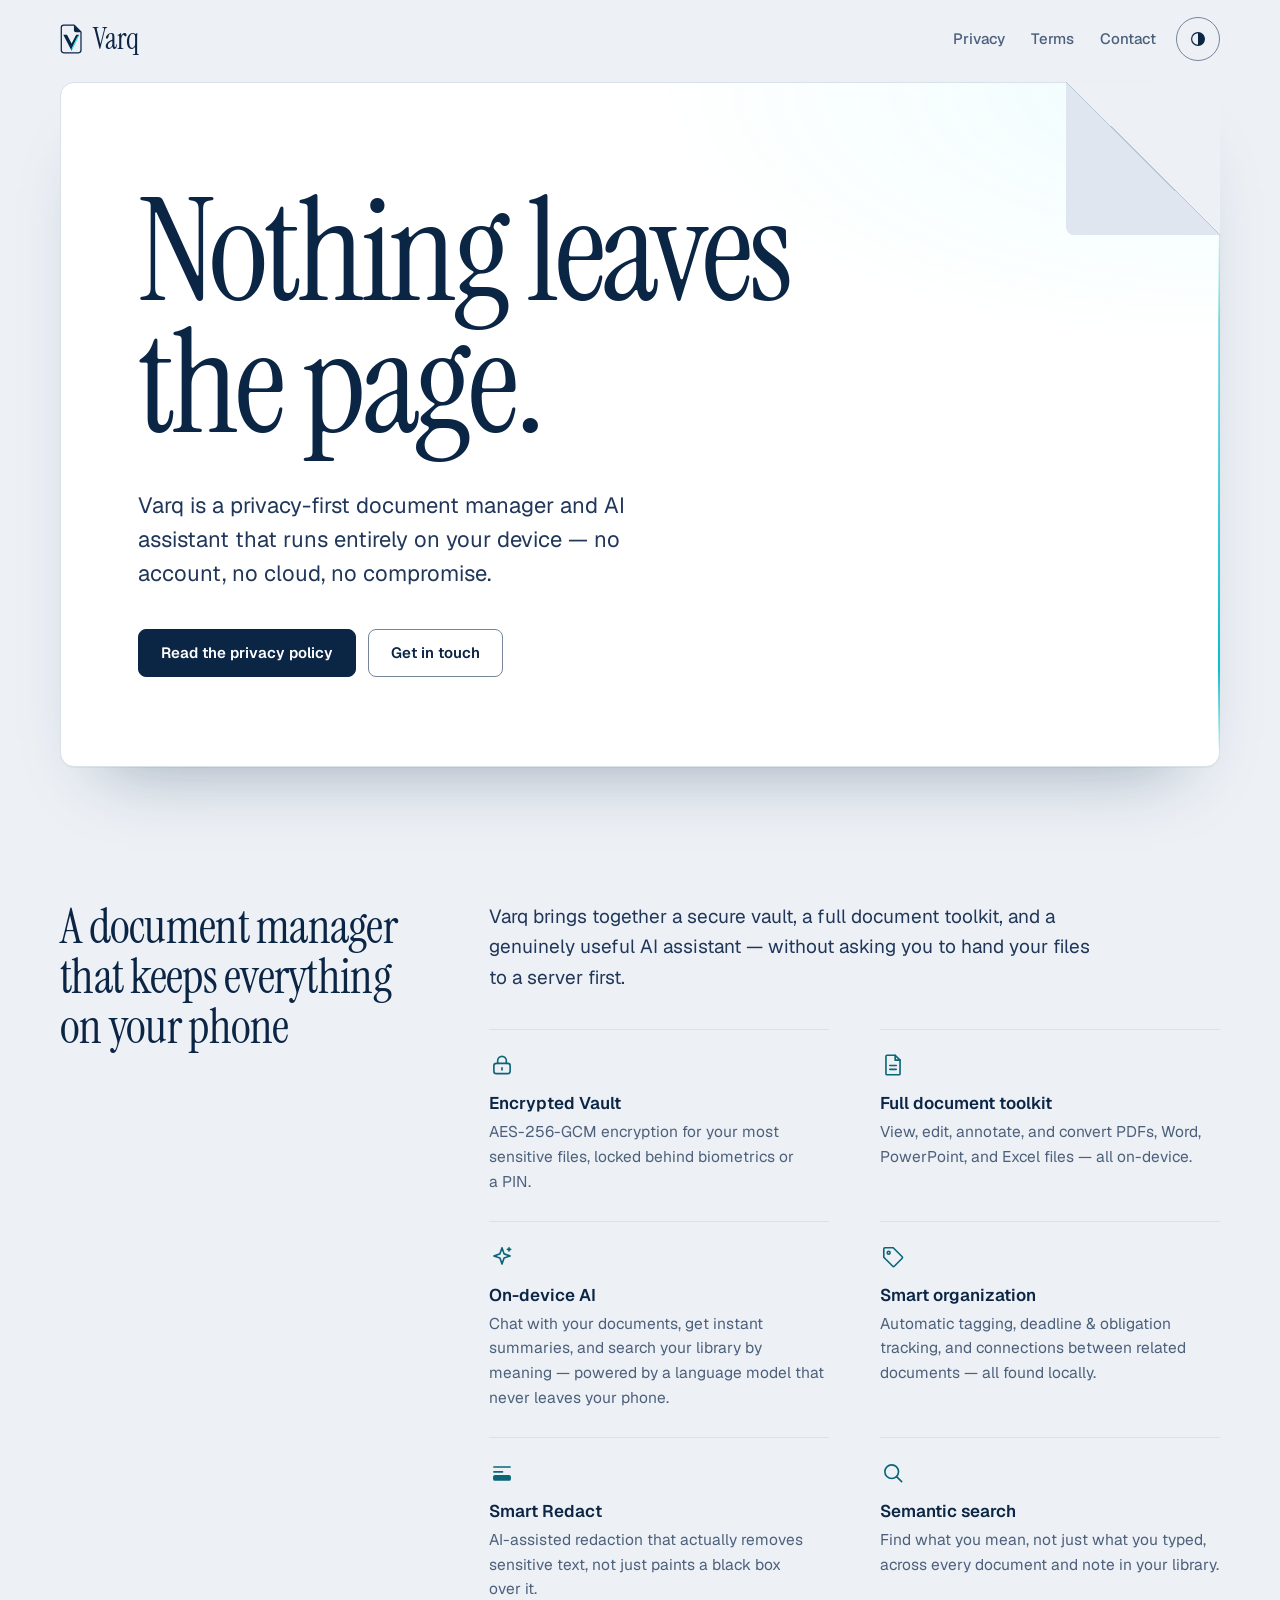
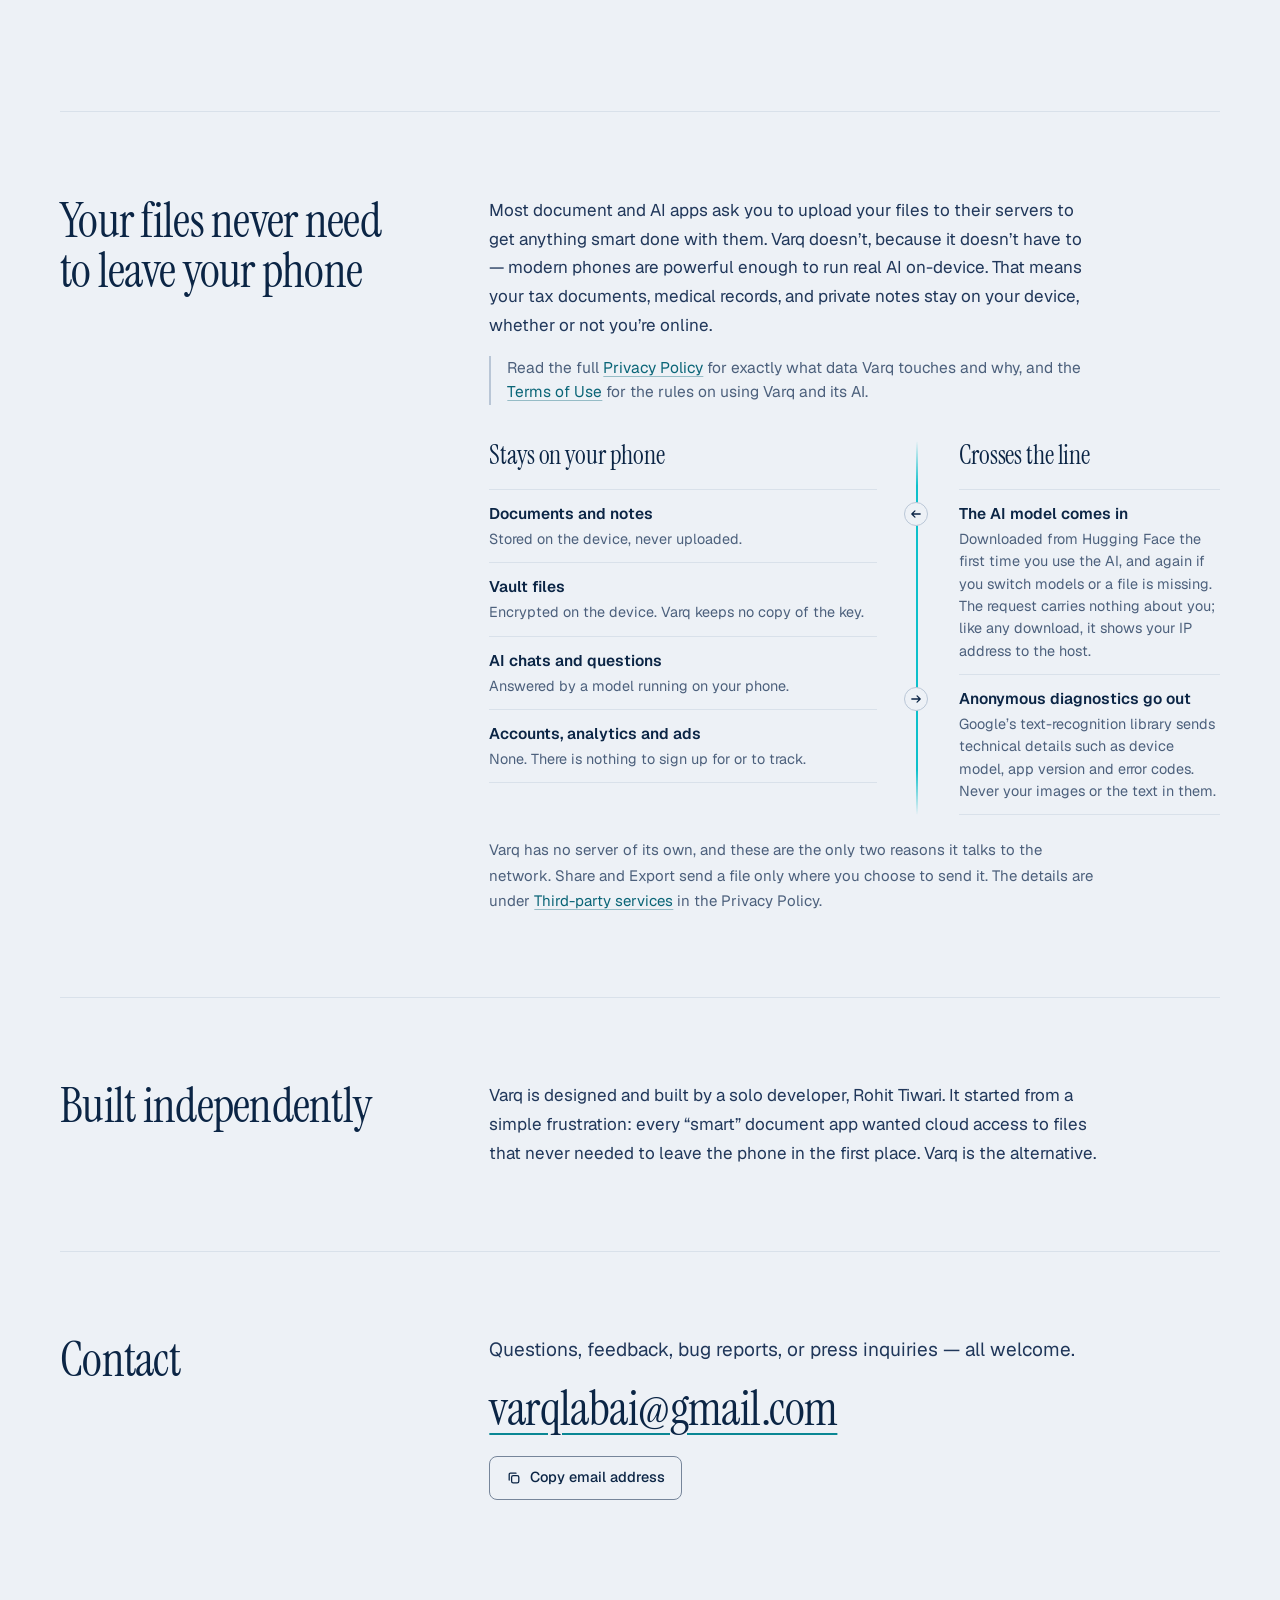
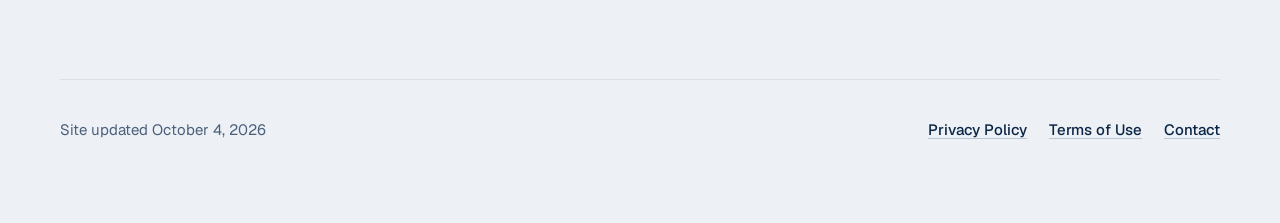
<file: index.html>
<!doctype html>
<html lang="en">
<head>
<meta charset="utf-8">
<meta name="viewport" content="width=device-width, initial-scale=1">
<title>Varq — Nothing leaves the page</title>
<meta name="description" content="Varq is a privacy-first document manager and on-device AI assistant. No account, no cloud, no compromise. Get in touch or read the Privacy Policy.">
<meta name="color-scheme" content="light dark">
<meta name="referrer" content="no-referrer">
<meta name="theme-color" media="(prefers-color-scheme: light)" content="#edf1f6">
<meta name="theme-color" media="(prefers-color-scheme: dark)" content="#070e1b">
<link rel="canonical" href="https://rohitt-dev.github.io/varq-web/">

<meta property="og:type" content="website">
<meta property="og:site_name" content="Varq">
<meta property="og:title" content="Varq — Nothing leaves the page">
<meta property="og:description" content="A privacy-first document manager and AI assistant that runs entirely on your device. No account, no cloud, no compromise.">
<meta property="og:url" content="https://rohitt-dev.github.io/varq-web/">
<meta property="og:image" content="https://rohitt-dev.github.io/varq-web/site/og.png">
<meta property="og:image:width" content="1200">
<meta property="og:image:height" content="630">
<meta property="og:image:alt" content="Varq: Nothing leaves the page.">
<meta name="twitter:card" content="summary_large_image">
<meta name="twitter:image:alt" content="Varq: Nothing leaves the page.">

<link rel="icon" href="site/favicon.svg" type="image/svg+xml">
<link rel="icon" href="site/favicon-32.png" sizes="32x32" type="image/png">
<link rel="apple-touch-icon" href="site/apple-touch-icon.png">
<link rel="preload" href="site/fonts/Geist-Variable.woff2" as="font" type="font/woff2" crossorigin>
<link rel="preload" href="site/fonts/InstrumentSerif-Regular.woff2" as="font" type="font/woff2" crossorigin>
<link rel="stylesheet" href="site/varq.css">
<script>
(function(d){d.classList.add("js");try{var t=localStorage.getItem("varq-theme")||localStorage.getItem("mb-theme");if(t==="light"||t==="dark"){d.dataset.theme=t;var m=document.querySelectorAll('meta[name="theme-color"]');for(var i=0;i<m.length;i++){m[i].removeAttribute("media");m[i].setAttribute("content",t==="dark"?"#070e1b":"#edf1f6")}}}catch(e){}})(document.documentElement);
</script>
</head>
<body>
<svg class="sprite" aria-hidden="true" focusable="false">
  <symbol id="mark" viewBox="0 0 572 770">
    <path d="M95 31H365L539 205V677A62 62 0 0 1 477 739H95A62 62 0 0 1 33 677V93A62 62 0 0 1 95 31Z" fill="none" stroke="currentColor" stroke-width="32" stroke-linejoin="round"/>
    <path d="M358 31 540 213H410Q358 213 358 163Z" fill="currentColor"/>
    <path d="M85 275H180L298 500 415 275H500L450 330 305 620 300 690Z" fill="currentColor"/>
    <path d="M500 275 300 690 305 620 450 330Z" fill="#17E1E9"/>
  </symbol>
  <symbol id="i-theme" viewBox="0 0 24 24"><circle cx="12" cy="12" r="8.5" fill="none" stroke="currentColor" stroke-width="1.6"/><path d="M12 3.5a8.5 8.5 0 0 1 0 17z" fill="currentColor"/></symbol>
  <symbol id="i-check" viewBox="0 0 20 20"><path d="M4 10.5l4 4 8-9" fill="none" stroke="currentColor" stroke-width="1.8" stroke-linecap="round" stroke-linejoin="round"/></symbol>
  <symbol id="i-in" viewBox="0 0 20 20"><path d="M16 10H4m0 0 4.5-4.5M4 10l4.5 4.5" fill="none" stroke="currentColor" stroke-width="1.8" stroke-linecap="round" stroke-linejoin="round"/></symbol>
  <symbol id="i-out" viewBox="0 0 20 20"><path d="M4 10h12m0 0-4.5-4.5M16 10l-4.5 4.5" fill="none" stroke="currentColor" stroke-width="1.8" stroke-linecap="round" stroke-linejoin="round"/></symbol>
  <symbol id="i-copy" viewBox="0 0 20 20"><g fill="none" stroke="currentColor" stroke-width="1.6" stroke-linecap="round" stroke-linejoin="round"><rect x="7" y="7" width="9" height="9" rx="2"/><path d="M4 12.5V5.5A1.5 1.5 0 0 1 5.5 4h7"/></g></symbol>
  <symbol id="f-vault" viewBox="0 0 24 24"><g fill="none" stroke="currentColor" stroke-width="1.5" stroke-linecap="round" stroke-linejoin="round"><rect x="4.5" y="10.5" width="15" height="9.5" rx="2.2"/><path d="M8 10.5V8a4 4 0 0 1 8 0v2.5"/><path d="M12 14.5v2"/></g></symbol>
  <symbol id="f-docs" viewBox="0 0 24 24"><g fill="none" stroke="currentColor" stroke-width="1.5" stroke-linecap="round" stroke-linejoin="round"><path d="M6.5 3h7.5l4.5 4.5V20a1 1 0 0 1-1 1h-11a1 1 0 0 1-1-1V4a1 1 0 0 1 1-1z"/><path d="M14 3v4.5h4.5M9 12.5h6M9 16h6"/></g></symbol>
  <symbol id="f-ai" viewBox="0 0 24 24"><g fill="none" stroke="currentColor" stroke-width="1.5" stroke-linecap="round" stroke-linejoin="round"><path d="M12 3.5l1.9 5.6 5.6 1.9-5.6 1.9L12 18.5l-1.9-5.6L4.5 11l5.6-1.9z"/><path d="M18.5 3.5v3M17 5h3"/></g></symbol>
  <symbol id="f-tag" viewBox="0 0 24 24"><g fill="none" stroke="currentColor" stroke-width="1.5" stroke-linecap="round" stroke-linejoin="round"><path d="M3.5 12.2V4.5a1 1 0 0 1 1-1h7.7l8.3 8.3a1 1 0 0 1 0 1.4l-7.3 7.3a1 1 0 0 1-1.4 0z"/><circle cx="8" cy="8" r="1.3"/></g></symbol>
  <symbol id="f-redact" viewBox="0 0 24 24"><g fill="none" stroke="currentColor" stroke-width="1.5" stroke-linecap="round" stroke-linejoin="round"><path d="M4.5 6.5h15M4.5 11h8"/><rect x="4.5" y="14.5" width="15" height="4" rx="1" fill="currentColor"/></g></symbol>
  <symbol id="f-search" viewBox="0 0 24 24"><g fill="none" stroke="currentColor" stroke-width="1.5" stroke-linecap="round" stroke-linejoin="round"><circle cx="10.8" cy="10.8" r="6.3"/><path d="M20 20l-4.7-4.7"/></g></symbol>
</svg>

<a class="skip" href="#main">Skip to content</a>

<div class="frame">
  <header class="bar">
    <a class="brand" href="./" aria-label="Varq, home"><svg viewBox="0 0 572 770" aria-hidden="true" focusable="false"><use href="#mark"/></svg><span>Varq</span></a>
    <nav class="nav" aria-label="Site">
      <a href="privacy-policy.html">Privacy</a>
      <a href="terms.html">Terms</a>
      <a href="#contact" data-narrow="hide">Contact</a>
      <button class="theme" id="themeToggle" type="button" aria-pressed="false" aria-label="Dark theme"><svg aria-hidden="true" focusable="false"><use href="#i-theme"/></svg></button>
    </nav>
  </header>

  <main id="main">
    <section class="sheet hero">
      <span class="edge" data-draw style="--read:1" aria-hidden="true"></span>
      <div class="hero__body">
        <h1 id="top">Nothing leaves the page.</h1>
        <p class="hero__lede">Varq is a privacy-first document manager and AI assistant that runs entirely on your device — no account, no cloud, no compromise.</p>
        <div class="hero__actions">
          <a class="btn" href="privacy-policy.html">Read the privacy policy</a>
          <a class="btn btn--quiet" href="#contact">Get in touch</a>
        </div>
      </div>
    </section>

    <section class="part" id="what-it-does">
      <h2 class="part__title" id="what-it-does-h">A document manager that keeps everything on your phone</h2>
      <div class="part__body">
        <p class="part__lede">Varq brings together a secure vault, a full document toolkit, and a genuinely useful AI assistant — without asking you to hand your files to a server first.</p>
        <ul class="features" role="list">
          <li>
            <svg aria-hidden="true" focusable="false"><use href="#f-vault"/></svg>
            <h3>Encrypted Vault</h3>
            <p>AES-256-GCM encryption for your most sensitive files, locked behind biometrics or a PIN.</p>
          </li>
          <li>
            <svg aria-hidden="true" focusable="false"><use href="#f-docs"/></svg>
            <h3>Full document toolkit</h3>
            <p>View, edit, annotate, and convert PDFs, Word, PowerPoint, and Excel files — all on-device.</p>
          </li>
          <li>
            <svg aria-hidden="true" focusable="false"><use href="#f-ai"/></svg>
            <h3>On-device AI</h3>
            <p>Chat with your documents, get instant summaries, and search your library by meaning — powered by a language model that never leaves your phone.</p>
          </li>
          <li>
            <svg aria-hidden="true" focusable="false"><use href="#f-tag"/></svg>
            <h3>Smart organization</h3>
            <p>Automatic tagging, deadline &amp; obligation tracking, and connections between related documents — all found locally.</p>
          </li>
          <li>
            <svg aria-hidden="true" focusable="false"><use href="#f-redact"/></svg>
            <h3>Smart Redact</h3>
            <p>AI-assisted redaction that actually removes sensitive text, not just paints a black box over it.</p>
          </li>
          <li>
            <svg aria-hidden="true" focusable="false"><use href="#f-search"/></svg>
            <h3>Semantic search</h3>
            <p>Find what you mean, not just what you typed, across every document and note in your library.</p>
          </li>
        </ul>
      </div>
    </section>

    <section class="part" id="why-local-first">
      <h2 class="part__title" id="why-local-first-h">Your files never need to leave your phone</h2>
      <div class="part__body">
        <p>Most document and AI apps ask you to upload your files to their servers to get anything smart done with them. Varq doesn’t, because it doesn’t have to — modern phones are powerful enough to run real AI on-device. That means your tax documents, medical records, and private notes stay on your device, whether or not you’re online.</p>
        <p class="note">Read the full <a href="privacy-policy.html">Privacy Policy</a> for exactly what data Varq touches and why, and the <a href="terms.html">Terms of Use</a> for the rules on using Varq and its AI.</p>

        <div class="ledger" role="group" aria-label="What stays on your phone, and what crosses the line">
          <div class="ledger__col">
            <h3>Stays on your phone</h3>
            <ul role="list">
              <li><b>Documents and notes</b><span>Stored on the device, never uploaded.</span></li>
              <li><b>Vault files</b><span>Encrypted on the device. Varq keeps no copy of the key.</span></li>
              <li><b>AI chats and questions</b><span>Answered by a model running on your phone.</span></li>
              <li><b>Accounts, analytics and ads</b><span>None. There is nothing to sign up for or to track.</span></li>
            </ul>
          </div>
          <div class="ledger__col">
            <h3>Crosses the line</h3>
            <ol role="list">
              <li><svg aria-hidden="true" focusable="false"><use href="#i-in"/></svg><b>The AI model comes in</b><span>Downloaded from Hugging Face the first time you use the AI, and again if you switch models or a file is missing. The request carries nothing about you; like any download, it shows your IP address to the host.</span></li>
              <li><svg aria-hidden="true" focusable="false"><use href="#i-out"/></svg><b>Anonymous diagnostics go out</b><span>Google’s text-recognition library sends technical details such as device model, app version and error codes. Never your images or the text in them.</span></li>
            </ol>
          </div>
        </div>
        <p class="ledger__foot">Varq has no server of its own, and these are the only two reasons it talks to the network. Share and Export send a file only where you choose to send it. The details are under <a href="privacy-policy.html#third-parties">Third-party services</a> in the Privacy Policy.</p>
      </div>
    </section>

    <section class="part" id="built-by">
      <h2 class="part__title" id="built-by-h">Built independently</h2>
      <div class="part__body">
        <p>Varq is designed and built by a solo developer, Rohit Tiwari. It started from a simple frustration: every “smart” document app wanted cloud access to files that never needed to leave the phone in the first place. Varq is the alternative.</p>
      </div>
    </section>

    <section class="part" id="contact">
      <h2 class="part__title" id="contact-h">Contact</h2>
      <div class="part__body">
        <p class="part__lede">Questions, feedback, bug reports, or press inquiries — all welcome.</p>
        <p class="contact-note"><a class="mail" href="mailto:varqlabai@gmail.com">varqlabai@gmail.com</a></p>
        <button class="copy" type="button" data-copy="varqlabai@gmail.com" aria-label="Copy email address"><svg aria-hidden="true" focusable="false"><use href="#i-copy"/></svg><span data-copy-label aria-hidden="true">Copy email address</span></button>
        <span class="vh" role="status" data-copy-status></span>
      </div>
    </section>
  </main>

  <footer class="foot">
    <span>Site updated <time datetime="2026-10-04">October 4, 2026</time></span>
    <nav class="foot__links" aria-label="Pages">
      <a href="privacy-policy.html">Privacy Policy</a>
      <a href="terms.html">Terms of Use</a>
      <a href="#contact">Contact</a>
    </nav>
  </footer>
</div>
<script src="site/varq.js" defer></script>
</body>
</html>
</file>
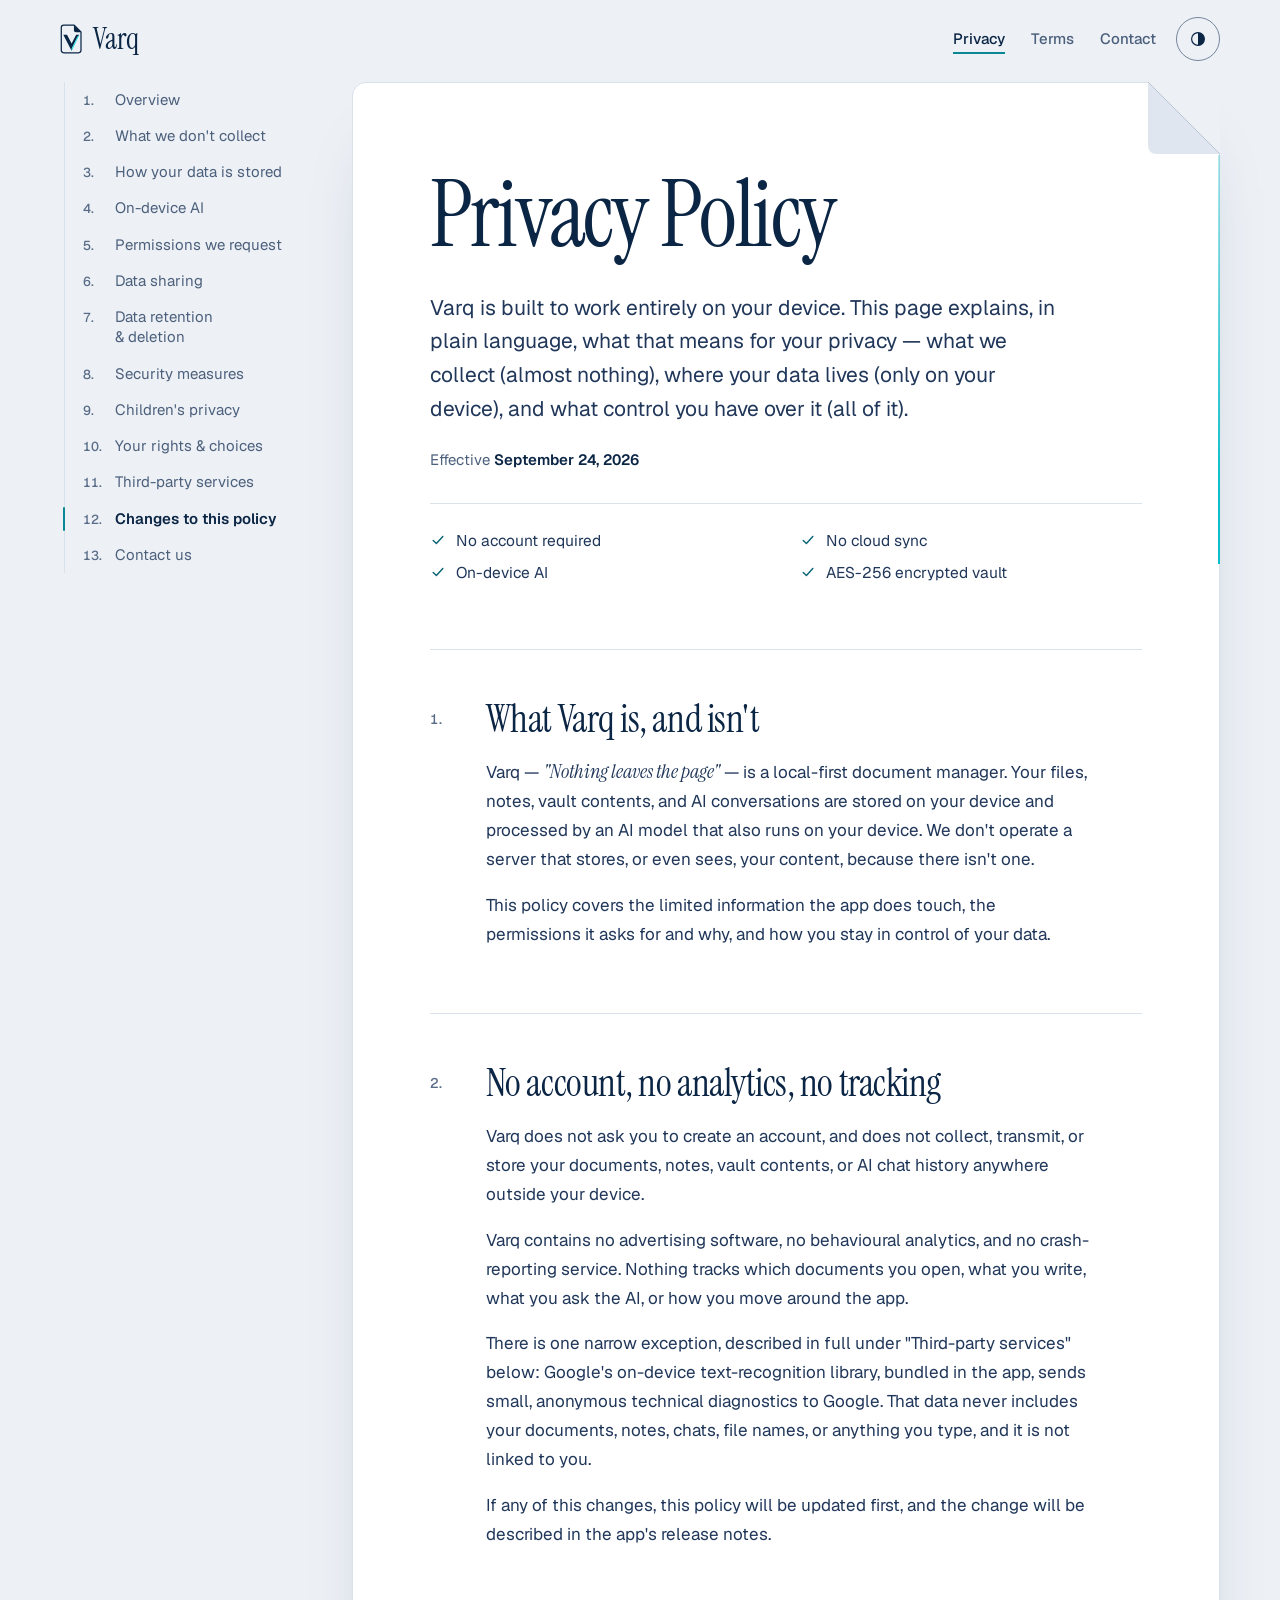
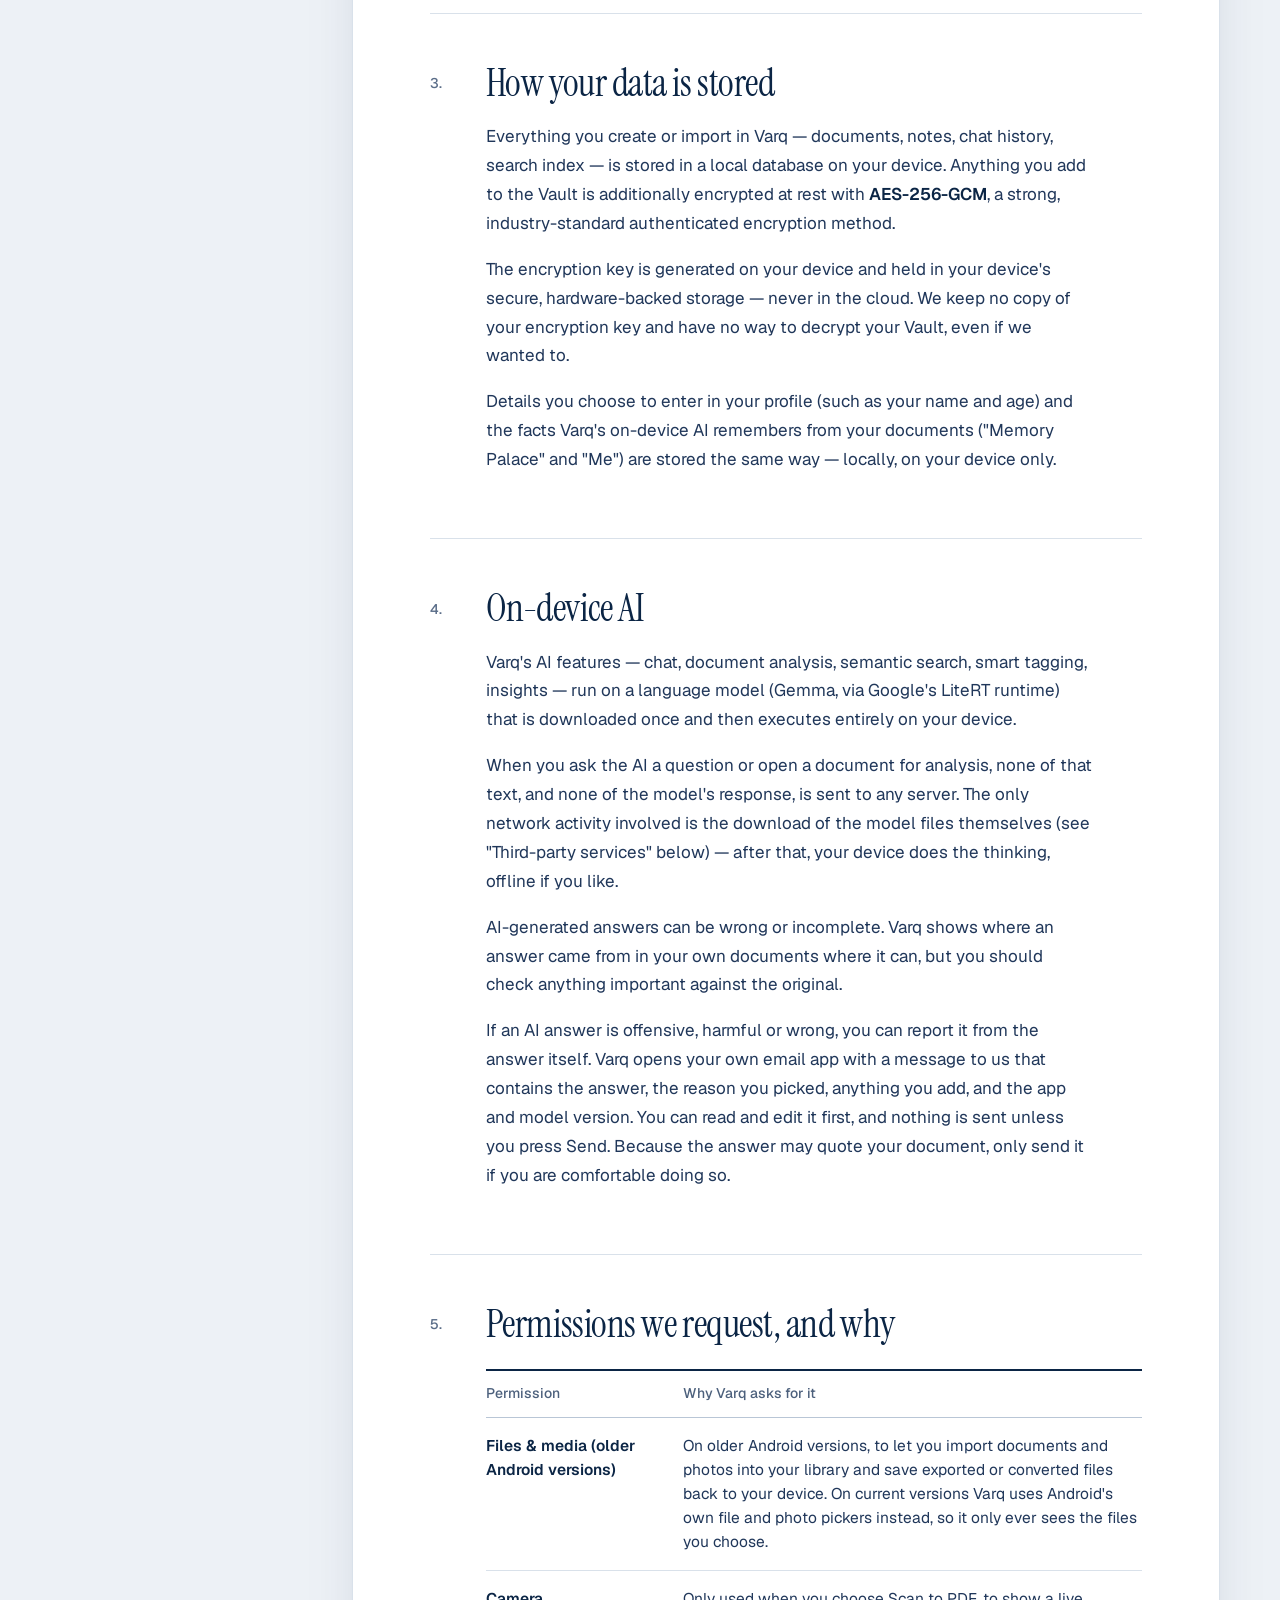
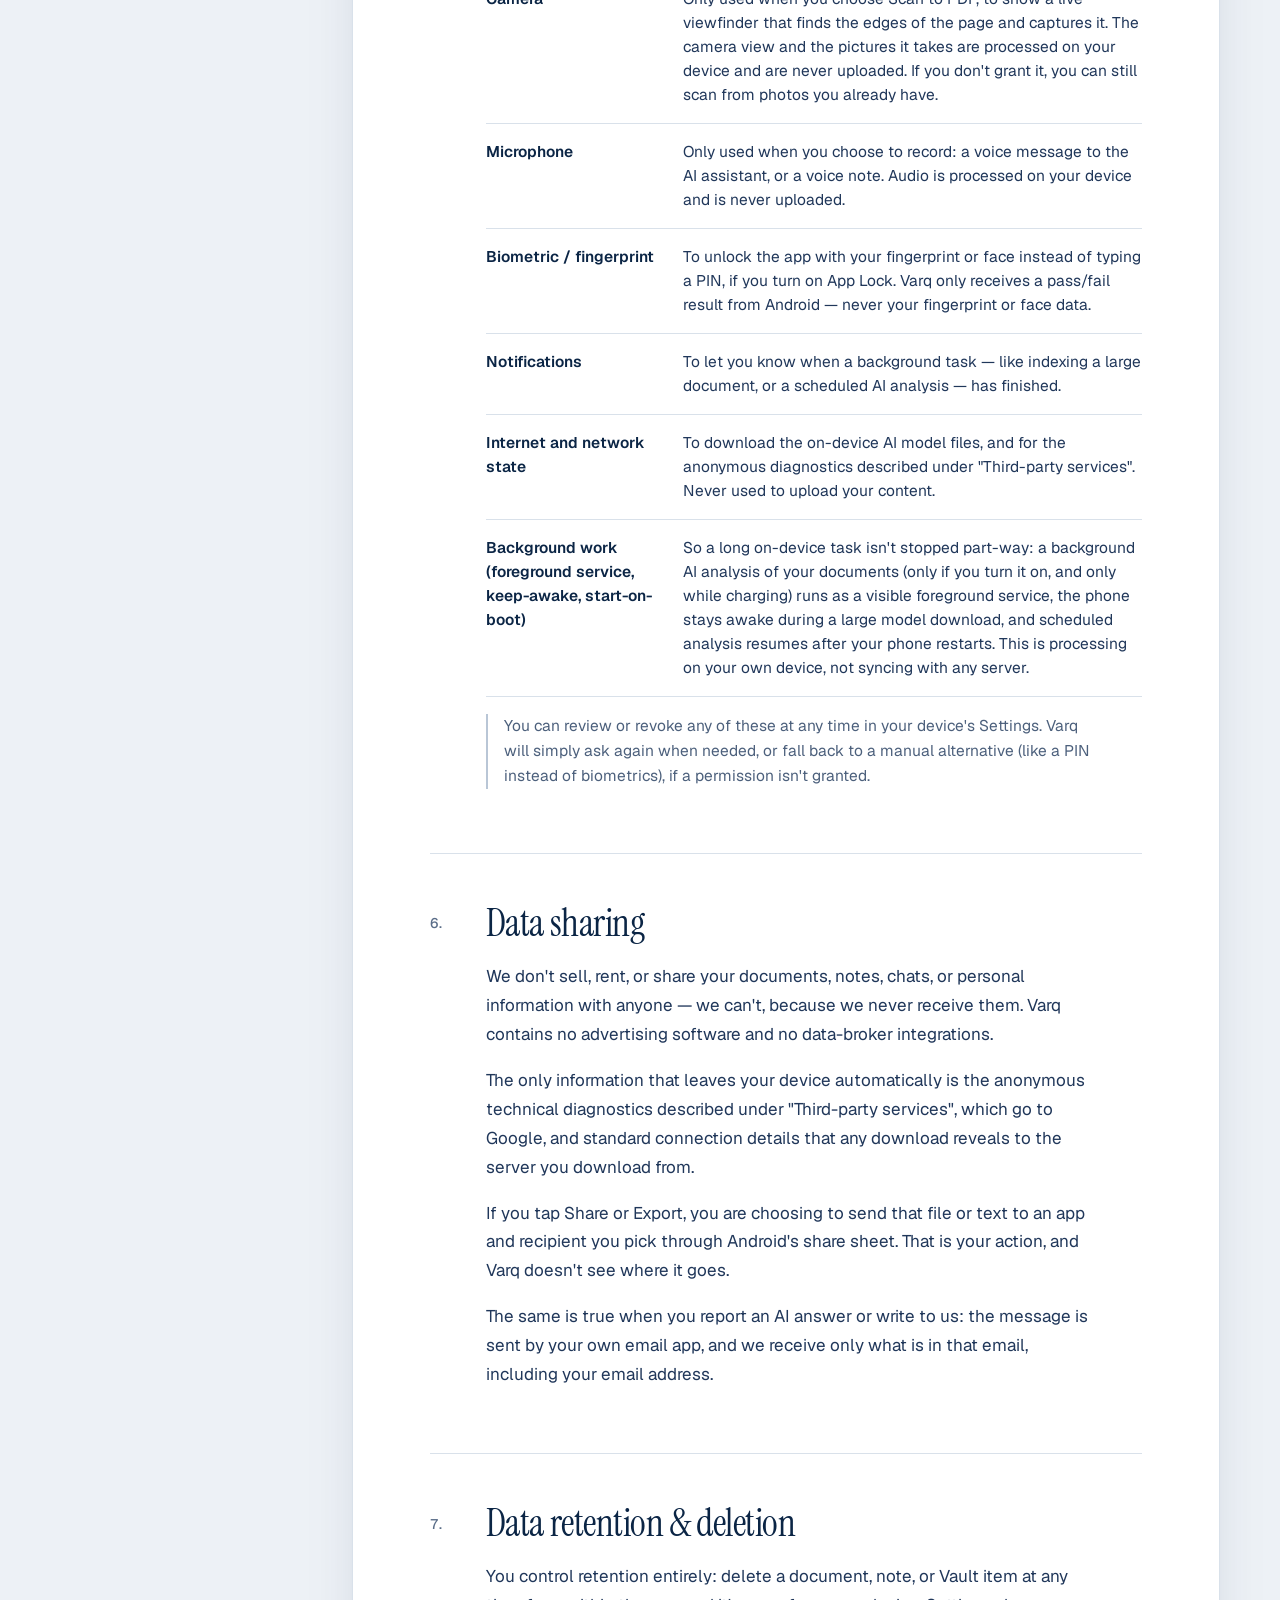
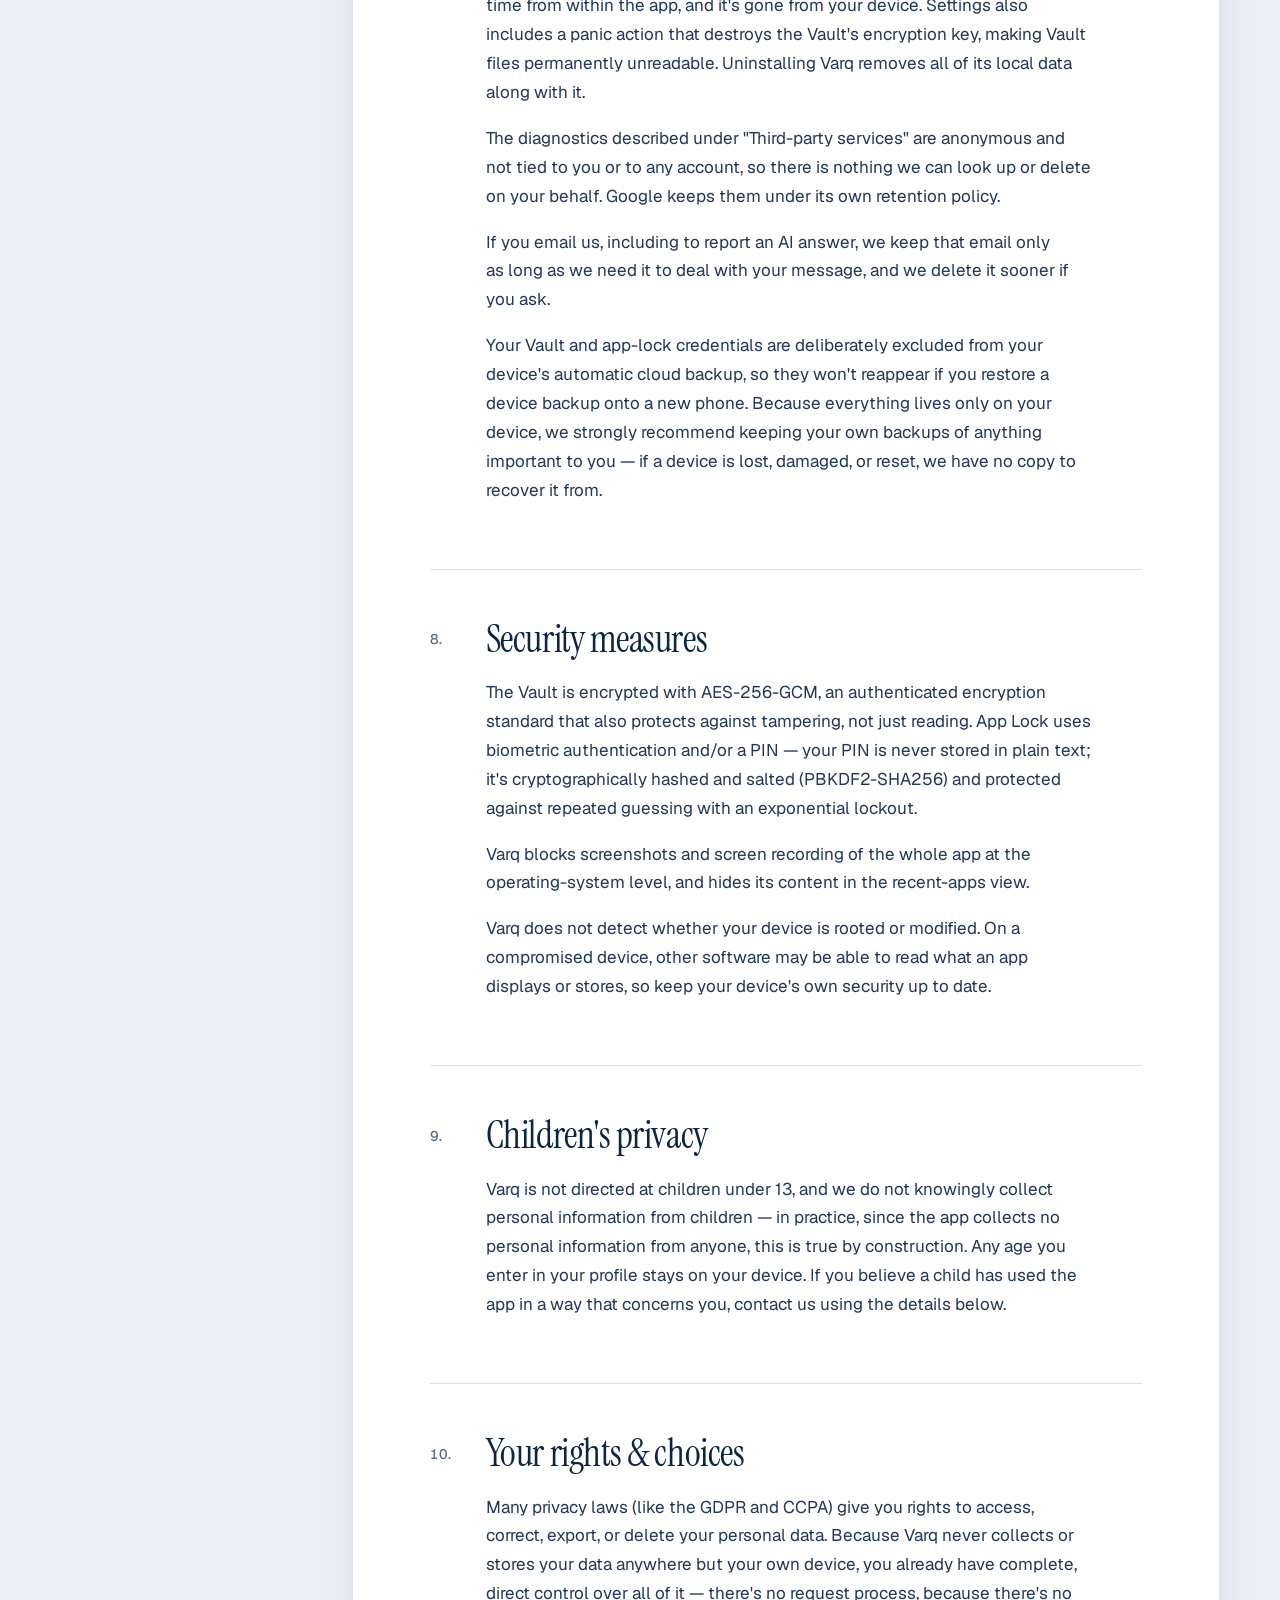
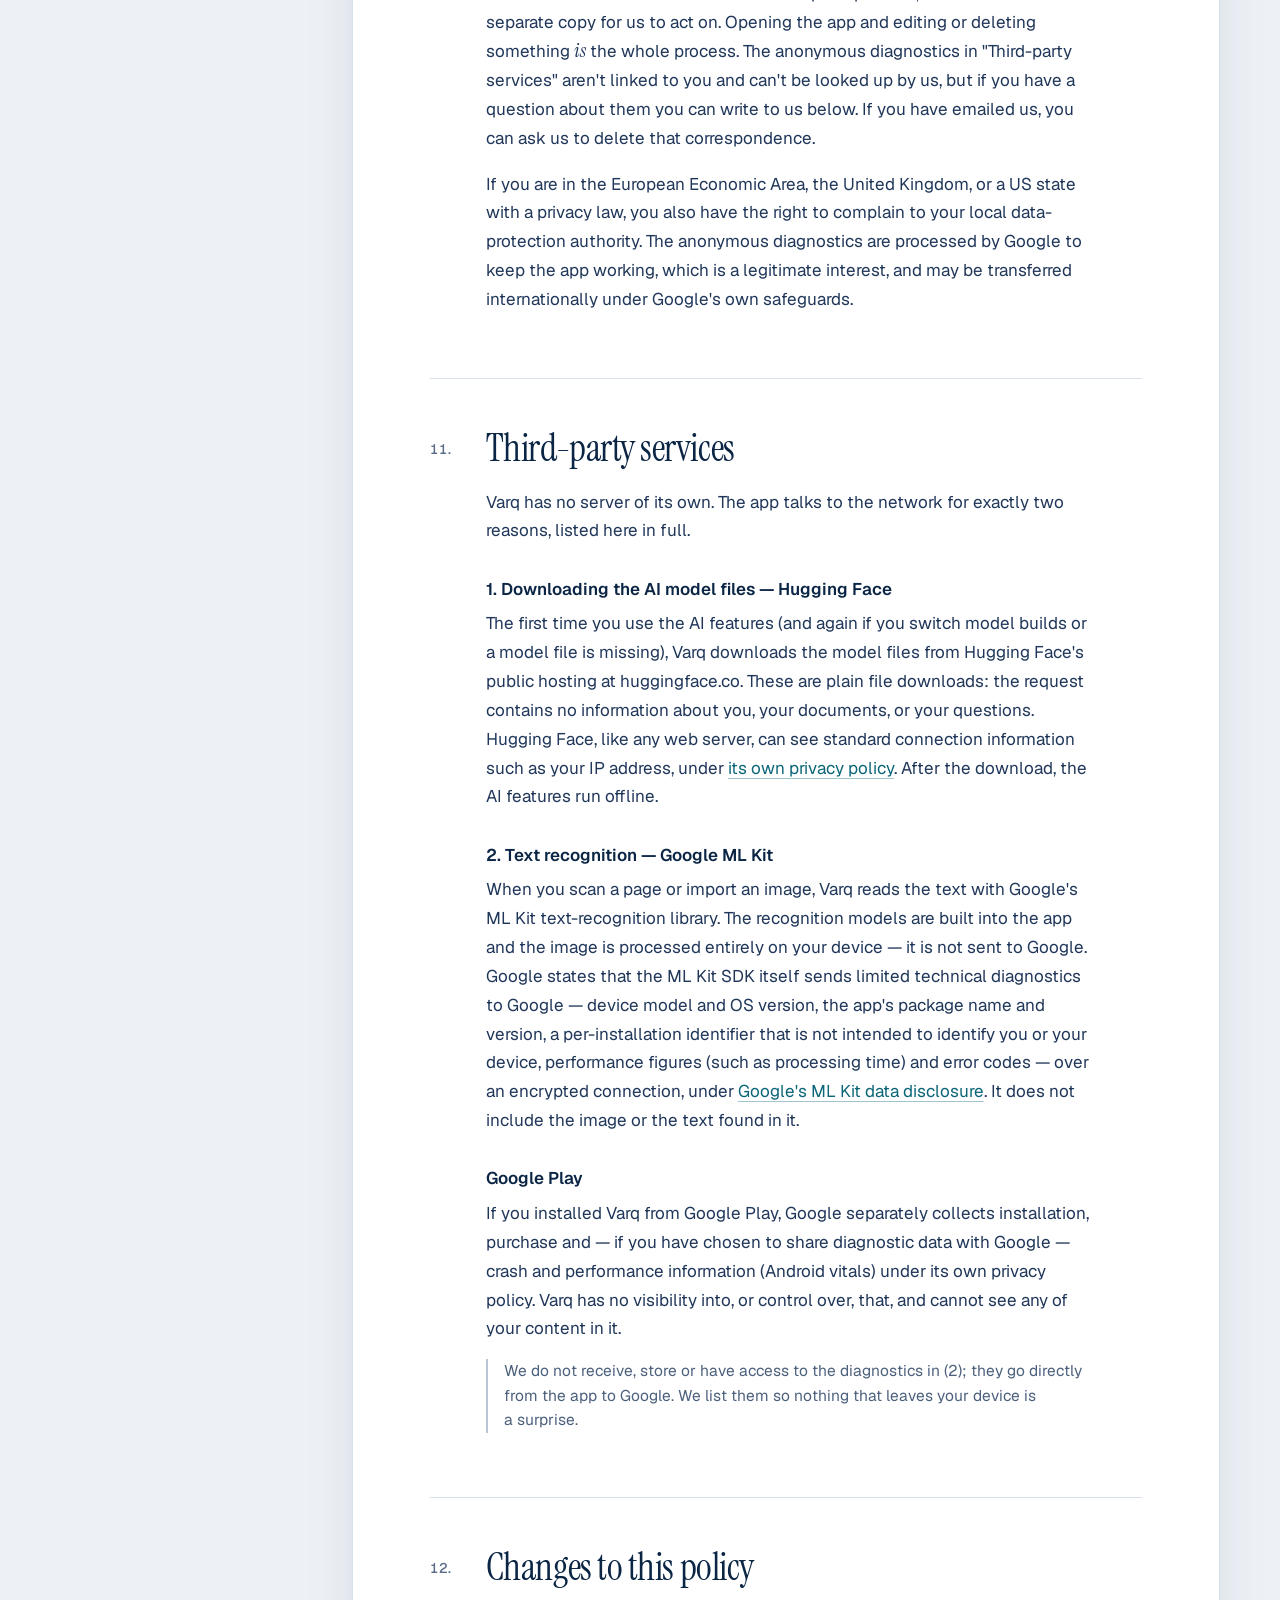
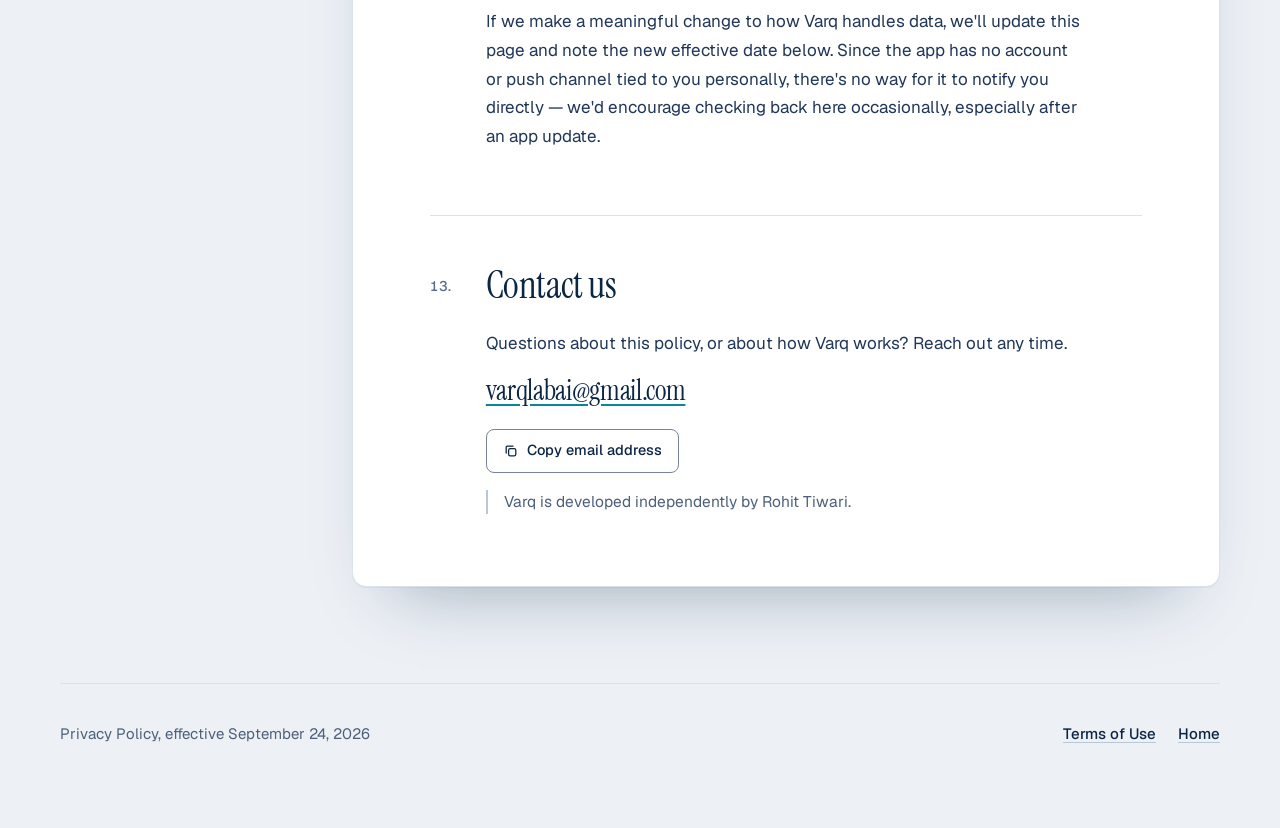
<file: privacy-policy.html>
<!doctype html>
<html lang="en">
<head>
<meta charset="utf-8">
<meta name="viewport" content="width=device-width, initial-scale=1">
<title>Privacy Policy — Varq</title>
<meta name="description" content="How Varq handles your data: what it collects (almost nothing), where your data lives (only on your device), and what control you have over it (all of it).">
<meta name="color-scheme" content="light dark">
<meta name="referrer" content="no-referrer">
<meta name="theme-color" media="(prefers-color-scheme: light)" content="#edf1f6">
<meta name="theme-color" media="(prefers-color-scheme: dark)" content="#070e1b">
<link rel="canonical" href="https://rohitt-dev.github.io/varq-web/privacy-policy.html">

<meta property="og:type" content="website">
<meta property="og:site_name" content="Varq">
<meta property="og:title" content="Privacy Policy — Varq">
<meta property="og:description" content="How Varq handles your data: what it collects (almost nothing), where your data lives (only on your device), and what control you have over it (all of it).">
<meta property="og:url" content="https://rohitt-dev.github.io/varq-web/privacy-policy.html">
<meta property="og:image" content="https://rohitt-dev.github.io/varq-web/site/og.png">
<meta property="og:image:width" content="1200">
<meta property="og:image:height" content="630">
<meta property="og:image:alt" content="Varq: Nothing leaves the page.">
<meta name="twitter:card" content="summary_large_image">
<meta name="twitter:image:alt" content="Varq: Nothing leaves the page.">

<link rel="icon" href="site/favicon.svg" type="image/svg+xml">
<link rel="icon" href="site/favicon-32.png" sizes="32x32" type="image/png">
<link rel="apple-touch-icon" href="site/apple-touch-icon.png">
<link rel="preload" href="site/fonts/Geist-Variable.woff2" as="font" type="font/woff2" crossorigin>
<link rel="preload" href="site/fonts/InstrumentSerif-Regular.woff2" as="font" type="font/woff2" crossorigin>
<link rel="stylesheet" href="site/varq.css">
<script>
(function(d){d.classList.add("js");try{var t=localStorage.getItem("varq-theme")||localStorage.getItem("mb-theme");if(t==="light"||t==="dark"){d.dataset.theme=t;var m=document.querySelectorAll('meta[name="theme-color"]');for(var i=0;i<m.length;i++){m[i].removeAttribute("media");m[i].setAttribute("content",t==="dark"?"#070e1b":"#edf1f6")}}}catch(e){}})(document.documentElement);
</script>
</head>
<body>
<svg class="sprite" aria-hidden="true" focusable="false">
  <symbol id="mark" viewBox="0 0 572 770">
    <path d="M95 31H365L539 205V677A62 62 0 0 1 477 739H95A62 62 0 0 1 33 677V93A62 62 0 0 1 95 31Z" fill="none" stroke="currentColor" stroke-width="32" stroke-linejoin="round"/>
    <path d="M358 31 540 213H410Q358 213 358 163Z" fill="currentColor"/>
    <path d="M85 275H180L298 500 415 275H500L450 330 305 620 300 690Z" fill="currentColor"/>
    <path d="M500 275 300 690 305 620 450 330Z" fill="#17E1E9"/>
  </symbol>
  <symbol id="i-theme" viewBox="0 0 24 24"><circle cx="12" cy="12" r="8.5" fill="none" stroke="currentColor" stroke-width="1.6"/><path d="M12 3.5a8.5 8.5 0 0 1 0 17z" fill="currentColor"/></symbol>
  <symbol id="i-check" viewBox="0 0 20 20"><path d="M4 10.5l4 4 8-9" fill="none" stroke="currentColor" stroke-width="1.8" stroke-linecap="round" stroke-linejoin="round"/></symbol>
  <symbol id="i-chevron" viewBox="0 0 20 20"><path d="M5 8l5 5 5-5" fill="none" stroke="currentColor" stroke-width="1.8" stroke-linecap="round" stroke-linejoin="round"/></symbol>
  <symbol id="i-copy" viewBox="0 0 20 20"><g fill="none" stroke="currentColor" stroke-width="1.6" stroke-linecap="round" stroke-linejoin="round"><rect x="7" y="7" width="9" height="9" rx="2"/><path d="M4 12.5V5.5A1.5 1.5 0 0 1 5.5 4h7"/></g></symbol>
</svg>

<a class="skip" href="#main">Skip to content</a>

<div class="frame">
  <header class="bar">
    <a class="brand" href="./" aria-label="Varq, home"><svg viewBox="0 0 572 770" aria-hidden="true" focusable="false"><use href="#mark"/></svg><span>Varq</span></a>
    <nav class="nav" aria-label="Site">
      <a href="privacy-policy.html" aria-current="page">Privacy</a>
      <a href="terms.html">Terms</a>
      <a href="./#contact" data-narrow="hide">Contact</a>
      <button class="theme" id="themeToggle" type="button" aria-pressed="false" aria-label="Dark theme"><svg aria-hidden="true" focusable="false"><use href="#i-theme"/></svg></button>
    </nav>
  </header>

  <div class="doc">
    <nav class="rail" aria-label="Contents">
      <details class="toc" open>
        <summary>Contents<svg aria-hidden="true" focusable="false"><use href="#i-chevron"/></svg></summary>
        <ol role="list">
          <li><a href="#overview"><i>1</i><span>Overview</span></a></li>
          <li><a href="#what-we-dont-collect"><i>2</i><span>What we don't collect</span></a></li>
          <li><a href="#how-data-is-stored"><i>3</i><span>How your data is stored</span></a></li>
          <li><a href="#on-device-ai"><i>4</i><span>On-device AI</span></a></li>
          <li><a href="#permissions"><i>5</i><span>Permissions we request</span></a></li>
          <li><a href="#data-sharing"><i>6</i><span>Data sharing</span></a></li>
          <li><a href="#retention-deletion"><i>7</i><span>Data retention &amp; deletion</span></a></li>
          <li><a href="#security"><i>8</i><span>Security measures</span></a></li>
          <li><a href="#childrens-privacy"><i>9</i><span>Children's privacy</span></a></li>
          <li><a href="#your-rights"><i>10</i><span>Your rights &amp; choices</span></a></li>
          <li><a href="#third-parties"><i>11</i><span>Third-party services</span></a></li>
          <li><a href="#changes"><i>12</i><span>Changes to this policy</span></a></li>
          <li><a href="#contact"><i>13</i><span>Contact us</span></a></li>
        </ol>
      </details>
      <script>if(!matchMedia("(min-width:1160px)").matches)document.currentScript.previousElementSibling.removeAttribute("open")</script>
    </nav>

    <main id="main">
      <article class="sheet paper" data-reading>
        <span class="edge" aria-hidden="true"></span>
        <header class="paper__head">
          <h1>Privacy Policy</h1>
          <p class="paper__lede">Varq is built to work entirely on your device. This page explains, in plain language, what that means for your privacy — what we collect (almost nothing), where your data lives (only on your device), and what control you have over it (all of it).</p>
          <p class="paper__date">Effective <time datetime="2026-09-24">September 24, 2026</time></p>
          <ul class="assurances" role="list">
          <li><svg aria-hidden="true" focusable="false"><use href="#i-check"/></svg><span>No account required</span></li>
          <li><svg aria-hidden="true" focusable="false"><use href="#i-check"/></svg><span>No cloud sync</span></li>
          <li><svg aria-hidden="true" focusable="false"><use href="#i-check"/></svg><span>On-device AI</span></li>
          <li><svg aria-hidden="true" focusable="false"><use href="#i-check"/></svg><span>AES-256 encrypted vault</span></li>
          </ul>
        </header>

    <section class="clause" id="overview">
      <span class="clause__no" aria-hidden="true">1</span>
      <div class="clause__body">
      <h2>What Varq is, and isn't</h2>
      <p>Varq — <em>"Nothing leaves the page"</em> — is a local-first document manager. Your files, notes, vault contents, and AI conversations are stored on your device and processed by an AI model that also runs on your device. We don't operate a server that stores, or even sees, your content, because there isn't one.</p>
      <p>This policy covers the limited information the app does touch, the permissions it asks for and why, and how you stay in control of your data.</p>
      </div>
    </section>

    <section class="clause" id="what-we-dont-collect">
      <span class="clause__no" aria-hidden="true">2</span>
      <div class="clause__body">
      <h2>No account, no analytics, no tracking</h2>
      <p>Varq does not ask you to create an account, and does not collect, transmit, or store your documents, notes, vault contents, or AI chat history anywhere outside your device.</p>
      <p>Varq contains no advertising software, no behavioural analytics, and no crash-reporting service. Nothing tracks which documents you open, what you write, what you ask the AI, or how you move around the app.</p>
      <p>There is one narrow exception, described in full under "Third-party services" below: Google's on-device text-recognition library, bundled in the app, sends small, anonymous technical diagnostics to Google. That data never includes your documents, notes, chats, file names, or anything you type, and it is not linked to you.</p>
      <p>If any of this changes, this policy will be updated first, and the change will be described in the app's release notes.</p>
      </div>
    </section>

    <section class="clause" id="how-data-is-stored">
      <span class="clause__no" aria-hidden="true">3</span>
      <div class="clause__body">
      <h2>How your data is stored</h2>
      <p>Everything you create or import in Varq — documents, notes, chat history, search index — is stored in a local database on your device. Anything you add to the Vault is additionally encrypted at rest with <strong><span class="nb">AES-256-GCM</span></strong>, a strong, industry-standard authenticated encryption method.</p>
      <p>The encryption key is generated on your device and held in your device's secure, hardware-backed storage — never in the cloud. We keep no copy of your encryption key and have no way to decrypt your Vault, even if we wanted to.</p>
      <p>Details you choose to enter in your profile (such as your name and age) and the facts Varq's on-device AI remembers from your documents ("Memory Palace" and "Me") are stored the same way — locally, on your device only.</p>
      </div>
    </section>

    <section class="clause" id="on-device-ai">
      <span class="clause__no" aria-hidden="true">4</span>
      <div class="clause__body">
      <h2>On<span class="hy">-</span>device AI</h2>
      <p>Varq's AI features — chat, document analysis, semantic search, smart tagging, insights — run on a language model (Gemma, via Google's LiteRT runtime) that is downloaded once and then executes entirely on your device.</p>
      <p>When you ask the AI a question or open a document for analysis, none of that text, and none of the model's response, is sent to any server. The only network activity involved is the download of the model files themselves (see "Third-party services" below) — after that, your device does the thinking, offline if you like.</p>
      <p>AI-generated answers can be wrong or incomplete. Varq shows where an answer came from in your own documents where it can, but you should check anything important against the original.</p>
      <p>If an AI answer is offensive, harmful or wrong, you can report it from the answer itself. Varq opens your own email app with a message to us that contains the answer, the reason you picked, anything you add, and the app and model version. You can read and edit it first, and nothing is sent unless you press Send. Because the answer may quote your document, only send it if you are comfortable doing so.</p>
      </div>
    </section>

    <section class="clause" id="permissions">
      <span class="clause__no" aria-hidden="true">5</span>
      <div class="clause__body">
      <h2>Permissions we request, and why</h2>
      <div class="table-wrap">
        <table role="table" aria-label="Permissions Varq requests">
          <thead role="rowgroup"><tr role="row"><th scope="col" role="columnheader">Permission</th><th scope="col" role="columnheader">Why Varq asks for it</th></tr></thead>
          <tbody role="rowgroup">
            <tr role="row"><td role="cell">Files &amp; media (older Android versions)</td><td role="cell">On older Android versions, to let you import documents and photos into your library and save exported or converted files back to your device. On current versions Varq uses Android's own file and photo pickers instead, so it only ever sees the files you choose.</td></tr>
            <tr role="row"><td role="cell">Camera</td><td role="cell">Only used when you choose Scan to PDF, to show a live viewfinder that finds the edges of the page and captures it. The camera view and the pictures it takes are processed on your device and are never uploaded. If you don't grant it, you can still scan from photos you already have.</td></tr>
            <tr role="row"><td role="cell">Microphone</td><td role="cell">Only used when you choose to record: a voice message to the AI assistant, or a voice note. Audio is processed on your device and is never uploaded.</td></tr>
            <tr role="row"><td role="cell">Biometric / fingerprint</td><td role="cell">To unlock the app with your fingerprint or face instead of typing a PIN, if you turn on App Lock. Varq only receives a pass/fail result from Android — never your fingerprint or face data.</td></tr>
            <tr role="row"><td role="cell">Notifications</td><td role="cell">To let you know when a background task — like indexing a large document, or a scheduled AI analysis — has finished.</td></tr>
            <tr role="row"><td role="cell">Internet and network state</td><td role="cell">To download the on-device AI model files, and for the anonymous diagnostics described under "Third-party services". Never used to upload your content.</td></tr>
            <tr role="row"><td role="cell">Background work (foreground service, keep-awake, start-on-boot)</td><td role="cell">So a long on-device task isn't stopped part-way: a background AI analysis of your documents (only if you turn it on, and only while charging) runs as a visible foreground service, the phone stays awake during a large model download, and scheduled analysis resumes after your phone restarts. This is processing on your own device, not syncing with any server.</td></tr>
          </tbody>
        </table>
      </div>
      <p class="note">You can review or revoke any of these at any time in your device's Settings. Varq will simply ask again when needed, or fall back to a manual alternative (like a PIN instead of biometrics), if a permission isn't granted.</p>
      </div>
    </section>

    <section class="clause" id="data-sharing">
      <span class="clause__no" aria-hidden="true">6</span>
      <div class="clause__body">
      <h2>Data sharing</h2>
      <p>We don't sell, rent, or share your documents, notes, chats, or personal information with anyone — we can't, because we never receive them. Varq contains no advertising software and no data-broker integrations.</p>
      <p>The only information that leaves your device automatically is the anonymous technical diagnostics described under "Third-party services", which go to Google, and standard connection details that any download reveals to the server you download from.</p>
      <p>If you tap Share or Export, you are choosing to send that file or text to an app and recipient you pick through Android's share sheet. That is your action, and Varq doesn't see where it goes.</p>
      <p>The same is true when you report an AI answer or write to us: the message is sent by your own email app, and we receive only what is in that email, including your email address.</p>
      </div>
    </section>

    <section class="clause" id="retention-deletion">
      <span class="clause__no" aria-hidden="true">7</span>
      <div class="clause__body">
      <h2>Data retention &amp; deletion</h2>
      <p>You control retention entirely: delete a document, note, or Vault item at any time from within the app, and it's gone from your device. Settings also includes a panic action that destroys the Vault's encryption key, making Vault files permanently unreadable. Uninstalling Varq removes all of its local data along with it.</p>
      <p>The diagnostics described under "Third-party services" are anonymous and not tied to you or to any account, so there is nothing we can look up or delete on your behalf. Google keeps them under its own retention policy.</p>
      <p>If you email us, including to report an AI answer, we keep that email only as long as we need it to deal with your message, and we delete it sooner if you ask.</p>
      <p>Your Vault and app-lock credentials are deliberately excluded from your device's automatic cloud backup, so they won't reappear if you restore a device backup onto a new phone. Because everything lives only on your device, we strongly recommend keeping your own backups of anything important to you — if a device is lost, damaged, or reset, we have no copy to recover it from.</p>
      </div>
    </section>

    <section class="clause" id="security">
      <span class="clause__no" aria-hidden="true">8</span>
      <div class="clause__body">
      <h2>Security measures</h2>
      <p>The Vault is encrypted with <span class="nb">AES-256-GCM</span>, an authenticated encryption standard that also protects against tampering, not just reading. App Lock uses biometric authentication and/or a PIN — your PIN is never stored in plain text; it's cryptographically hashed and salted (PBKDF2-SHA256) and protected against repeated guessing with an exponential lockout.</p>
      <p>Varq blocks screenshots and screen recording of the whole app at the operating-system level, and hides its content in the recent-apps view.</p>
      <p>Varq does not detect whether your device is rooted or modified. On a compromised device, other software may be able to read what an app displays or stores, so keep your device's own security up to date.</p>
      </div>
    </section>

    <section class="clause" id="childrens-privacy">
      <span class="clause__no" aria-hidden="true">9</span>
      <div class="clause__body">
      <h2>Children's privacy</h2>
      <p>Varq is not directed at children under 13, and we do not knowingly collect personal information from children — in practice, since the app collects no personal information from anyone, this is true by construction. Any age you enter in your profile stays on your device. If you believe a child has used the app in a way that concerns you, contact us using the details below.</p>
      </div>
    </section>

    <section class="clause" id="your-rights">
      <span class="clause__no" aria-hidden="true">10</span>
      <div class="clause__body">
      <h2>Your rights &amp; choices</h2>
      <p>Many privacy laws (like the GDPR and CCPA) give you rights to access, correct, export, or delete your personal data. Because Varq never collects or stores your data anywhere but your own device, you already have complete, direct control over all of it — there's no request process, because there's no separate copy for us to act on. Opening the app and editing or deleting something <em>is</em> the whole process. The anonymous diagnostics in "Third-party services" aren't linked to you and can't be looked up by us, but if you have a question about them you can write to us below. If you have emailed us, you can ask us to delete that correspondence.</p>
      <p>If you are in the European Economic Area, the United Kingdom, or a US state with a privacy law, you also have the right to complain to your local data-protection authority. The anonymous diagnostics are processed by Google to keep the app working, which is a legitimate interest, and may be transferred internationally under Google's own safeguards.</p>
      </div>
    </section>

    <section class="clause" id="third-parties">
      <span class="clause__no" aria-hidden="true">11</span>
      <div class="clause__body">
      <h2>Third<span class="hy">-</span>party services</h2>
      <p>Varq has no server of its own. The app talks to the network for exactly two reasons, listed here in full.</p>
       <h3>1. Downloading the AI model files — Hugging Face</h3>
      <p>The first time you use the AI features (and again if you switch model builds or a model file is missing), Varq downloads the model files from Hugging Face's public hosting at huggingface.co. These are plain file downloads: the request contains no information about you, your documents, or your questions. Hugging Face, like any web server, can see standard connection information such as your IP address, under <a href="https://huggingface.co/privacy" rel="noopener">its own privacy policy</a>. After the download, the AI features run offline.</p>
       <h3>2. Text recognition — Google ML Kit</h3>
      <p>When you scan a page or import an image, Varq reads the text with Google's ML Kit text-recognition library. The recognition models are built into the app and the image is processed entirely on your device — it is not sent to Google. Google states that the ML Kit SDK itself sends limited technical diagnostics to Google — device model and OS version, the app's package name and version, a per-installation identifier that is not intended to identify you or your device, performance figures (such as processing time) and error codes — over an encrypted connection, under <a href="https://developers.google.com/ml-kit/android-data-disclosure" rel="noopener">Google's ML Kit data disclosure</a>. It does not include the image or the text found in it.</p>
       <h3>Google Play</h3>
      <p>If you installed Varq from Google Play, Google separately collects installation, purchase and — if you have chosen to share diagnostic data with Google — crash and performance information (Android vitals) under its own privacy policy. Varq has no visibility into, or control over, that, and cannot see any of your content in it.</p>
       <p class="note">We do not receive, store or have access to the diagnostics in (2); they go directly from the app to Google. We list them so nothing that leaves your device is a surprise.</p>
      </div>
    </section>

    <section class="clause" id="changes">
      <span class="clause__no" aria-hidden="true">12</span>
      <div class="clause__body">
      <h2>Changes to this policy</h2>
      <p>If we make a meaningful change to how Varq handles data, we'll update this page and note the new effective date below. Since the app has no account or push channel tied to you personally, there's no way for it to notify you directly — we'd encourage checking back here occasionally, especially after an app update.</p>
      </div>
    </section>

    <section class="clause" id="contact">
      <span class="clause__no" aria-hidden="true">13</span>
      <div class="clause__body">
      <h2>Contact us</h2>
      <div class="contact">
        <p class="contact__text">Questions about this policy, or about how Varq works? Reach out any time.</p>
        <p><a class="mail" href="mailto:varqlabai@gmail.com">varqlabai@gmail.com</a></p>
        <button class="copy" type="button" data-copy="varqlabai@gmail.com" aria-label="Copy email address"><svg aria-hidden="true" focusable="false"><use href="#i-copy"/></svg><span data-copy-label aria-hidden="true">Copy email address</span></button>
        <span class="vh" role="status" data-copy-status></span>
      </div>
      <p class="note">Varq is developed independently by Rohit Tiwari.</p>
      </div>
    </section>
      </article>
    </main>
  </div>

  <footer class="foot">
    <span>Privacy Policy, effective September 24, 2026</span>
    <nav class="foot__links" aria-label="Pages">
      <a href="terms.html">Terms of Use</a>
      <a href="./">Home</a>
    </nav>
  </footer>
</div>
<script src="site/varq.js" defer></script>
</body>
</html>
</file>
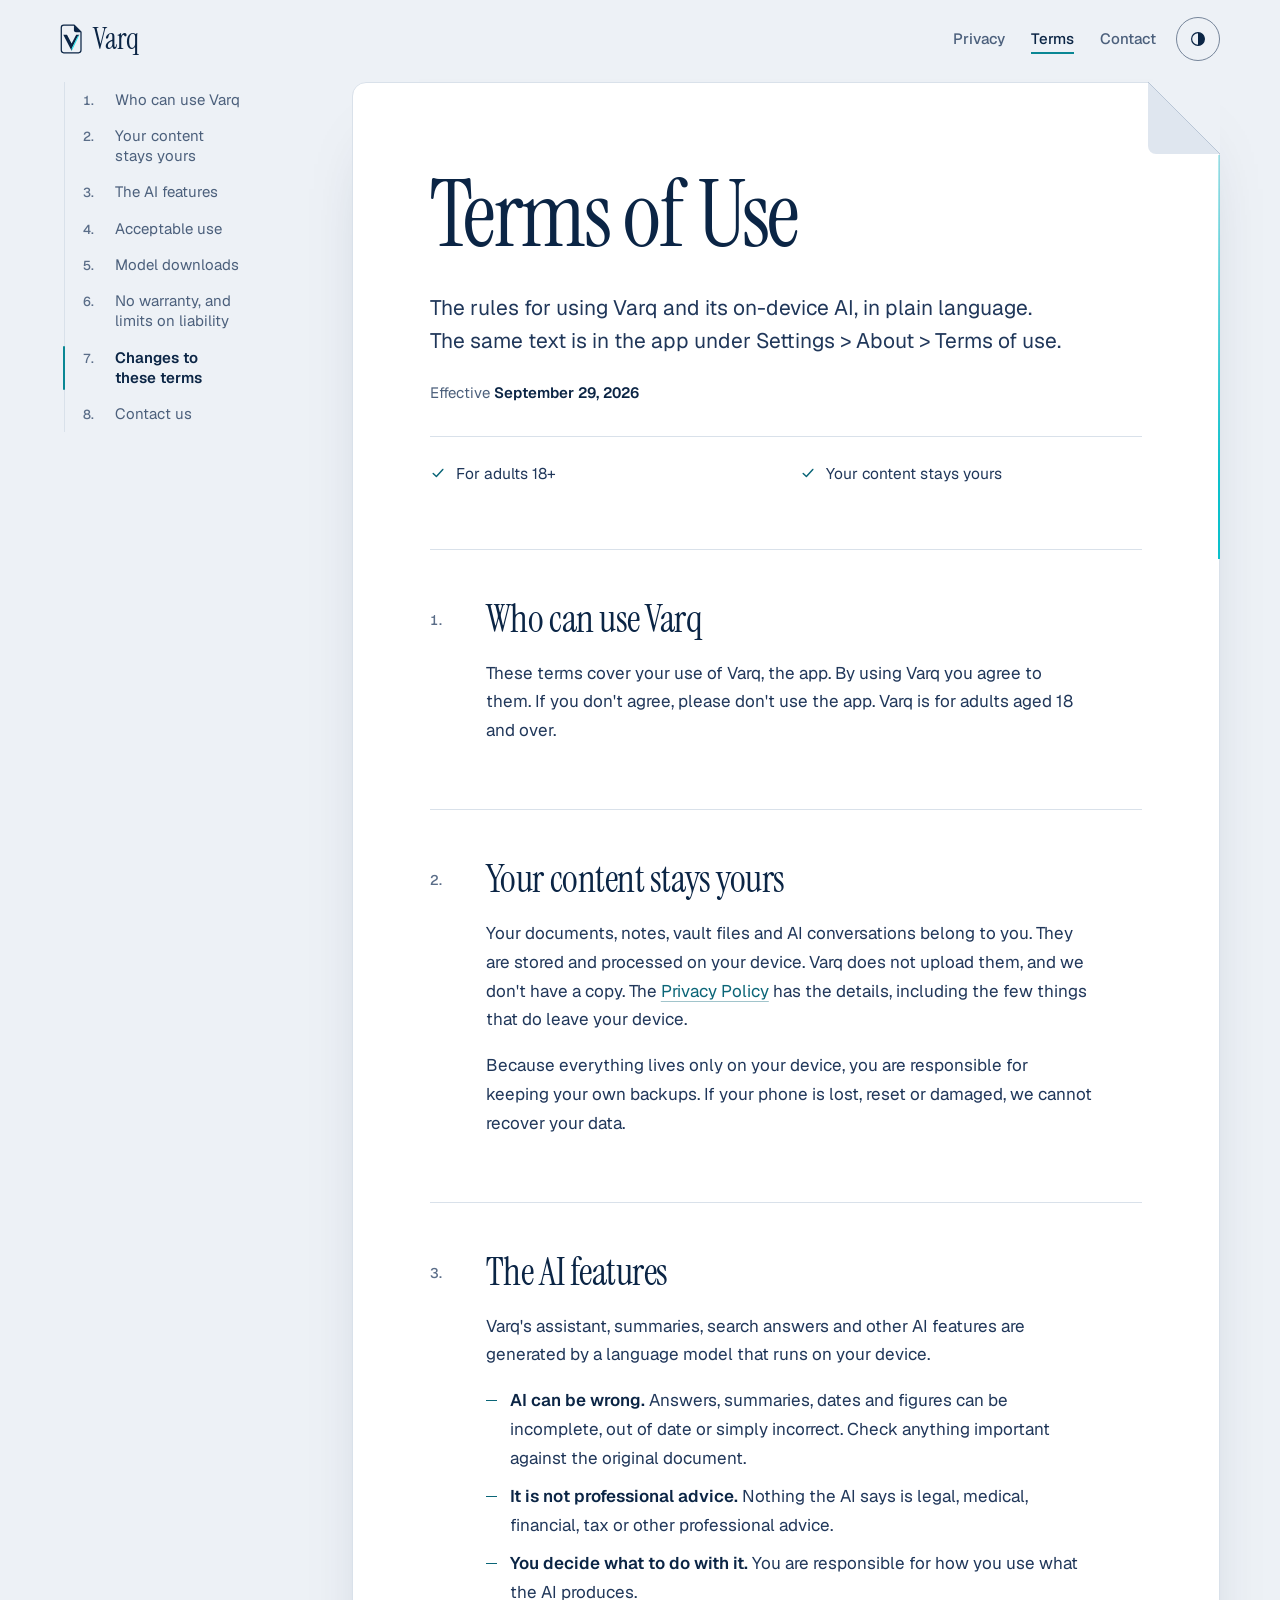
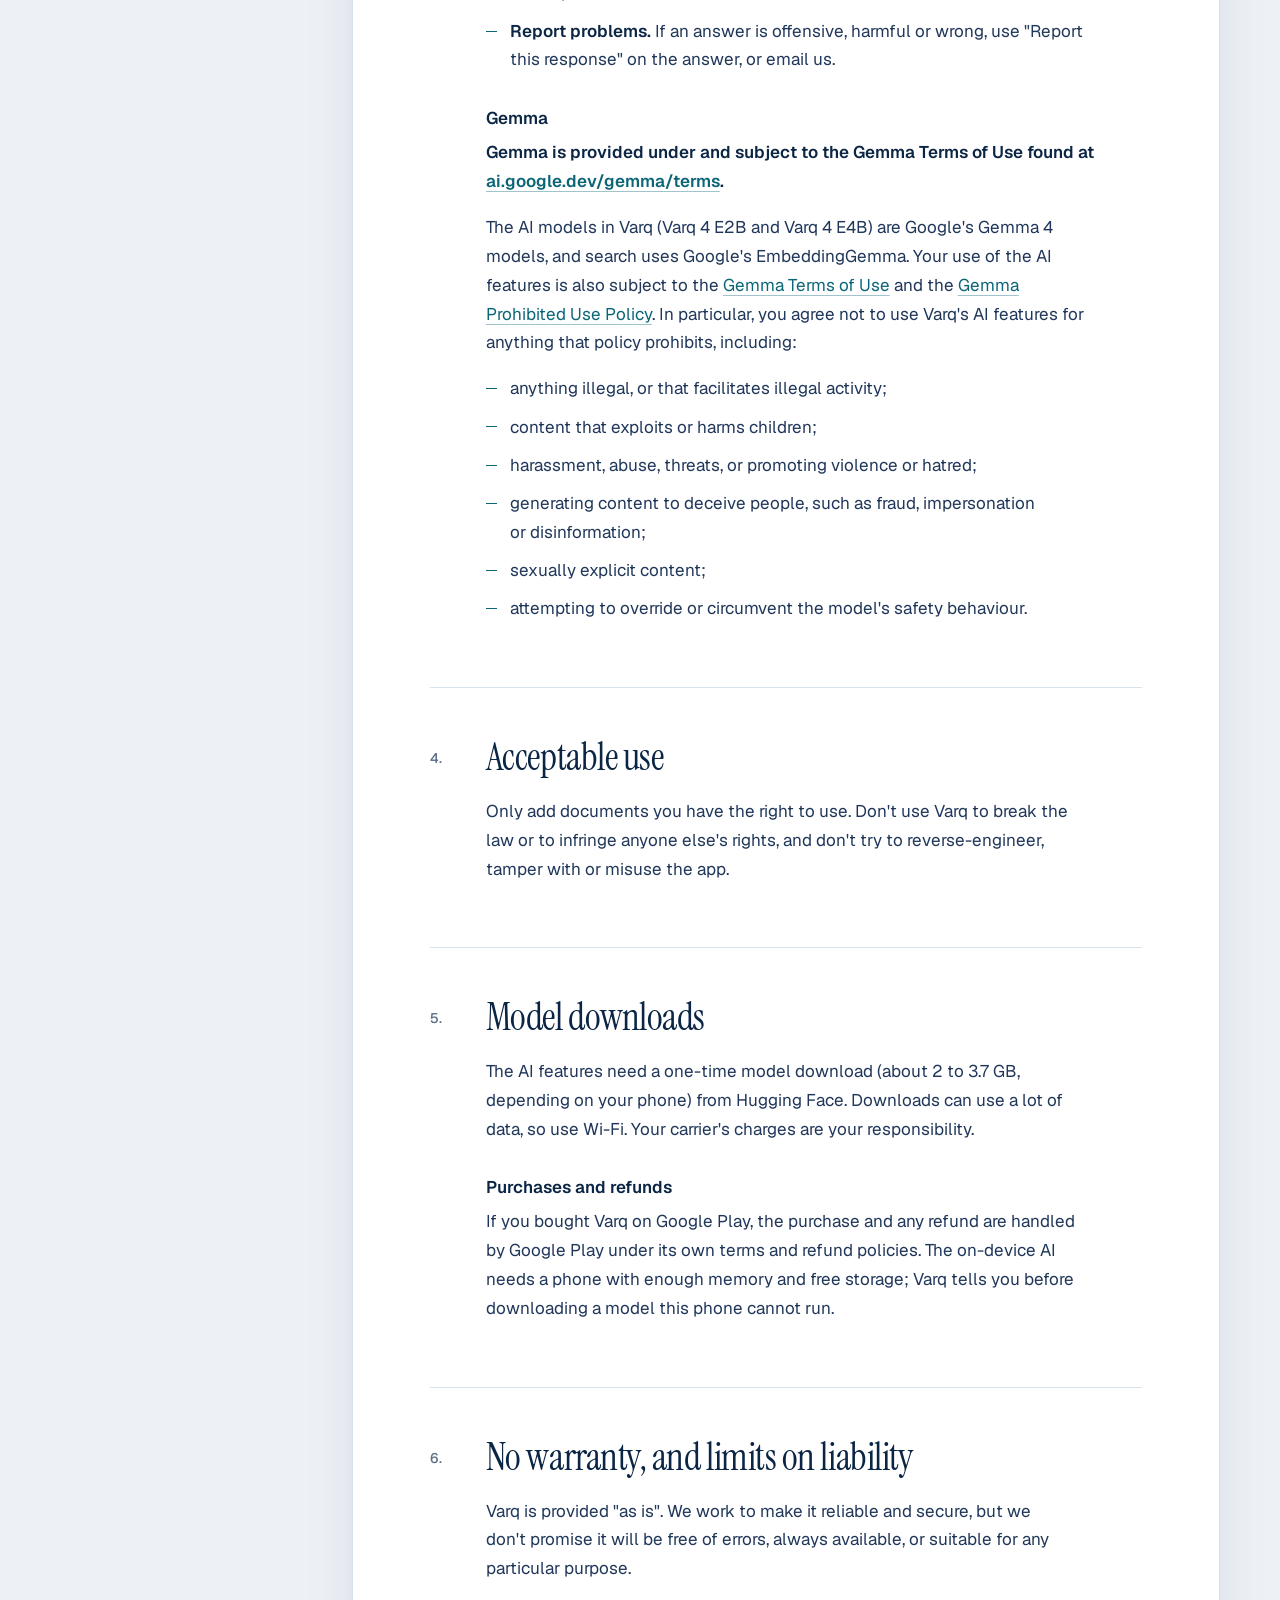
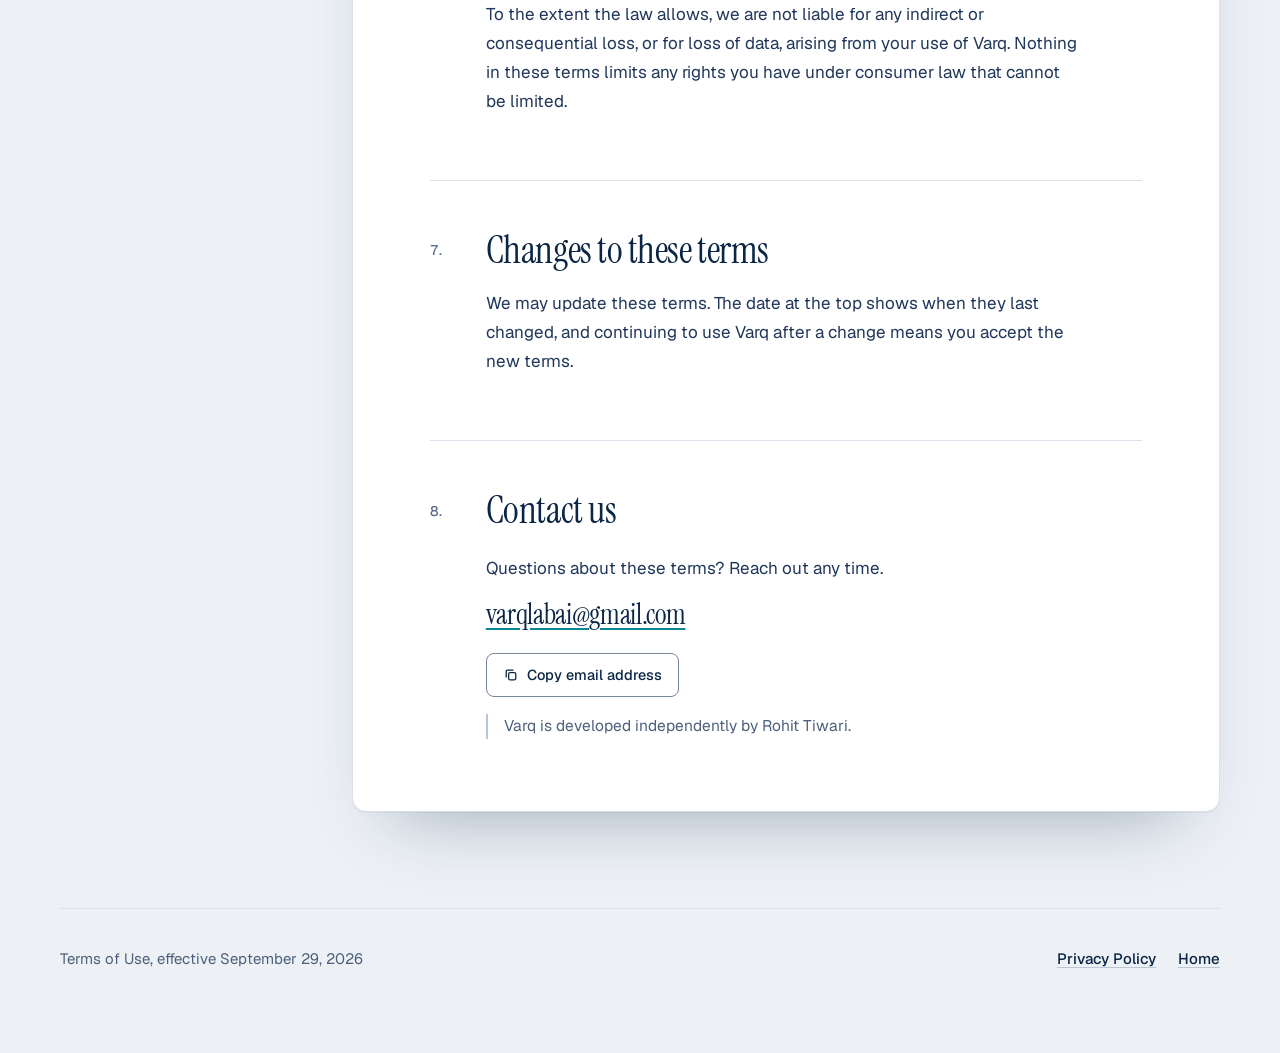
<file: terms.html>
<!doctype html>
<html lang="en">
<head>
<meta charset="utf-8">
<meta name="viewport" content="width=device-width, initial-scale=1">
<title>Terms of Use — Varq</title>
<meta name="description" content="The terms for using Varq and its on-device AI, including the Gemma Terms of Use notice.">
<meta name="color-scheme" content="light dark">
<meta name="referrer" content="no-referrer">
<meta name="theme-color" media="(prefers-color-scheme: light)" content="#edf1f6">
<meta name="theme-color" media="(prefers-color-scheme: dark)" content="#070e1b">
<link rel="canonical" href="https://rohitt-dev.github.io/varq-web/terms.html">

<meta property="og:type" content="website">
<meta property="og:site_name" content="Varq">
<meta property="og:title" content="Terms of Use — Varq">
<meta property="og:description" content="The terms for using Varq and its on-device AI, including the Gemma Terms of Use notice.">
<meta property="og:url" content="https://rohitt-dev.github.io/varq-web/terms.html">
<meta property="og:image" content="https://rohitt-dev.github.io/varq-web/site/og.png">
<meta property="og:image:width" content="1200">
<meta property="og:image:height" content="630">
<meta property="og:image:alt" content="Varq: Nothing leaves the page.">
<meta name="twitter:card" content="summary_large_image">
<meta name="twitter:image:alt" content="Varq: Nothing leaves the page.">

<link rel="icon" href="site/favicon.svg" type="image/svg+xml">
<link rel="icon" href="site/favicon-32.png" sizes="32x32" type="image/png">
<link rel="apple-touch-icon" href="site/apple-touch-icon.png">
<link rel="preload" href="site/fonts/Geist-Variable.woff2" as="font" type="font/woff2" crossorigin>
<link rel="preload" href="site/fonts/InstrumentSerif-Regular.woff2" as="font" type="font/woff2" crossorigin>
<link rel="stylesheet" href="site/varq.css">
<script>
(function(d){d.classList.add("js");try{var t=localStorage.getItem("varq-theme")||localStorage.getItem("mb-theme");if(t==="light"||t==="dark"){d.dataset.theme=t;var m=document.querySelectorAll('meta[name="theme-color"]');for(var i=0;i<m.length;i++){m[i].removeAttribute("media");m[i].setAttribute("content",t==="dark"?"#070e1b":"#edf1f6")}}}catch(e){}})(document.documentElement);
</script>
</head>
<body>
<svg class="sprite" aria-hidden="true" focusable="false">
  <symbol id="mark" viewBox="0 0 572 770">
    <path d="M95 31H365L539 205V677A62 62 0 0 1 477 739H95A62 62 0 0 1 33 677V93A62 62 0 0 1 95 31Z" fill="none" stroke="currentColor" stroke-width="32" stroke-linejoin="round"/>
    <path d="M358 31 540 213H410Q358 213 358 163Z" fill="currentColor"/>
    <path d="M85 275H180L298 500 415 275H500L450 330 305 620 300 690Z" fill="currentColor"/>
    <path d="M500 275 300 690 305 620 450 330Z" fill="#17E1E9"/>
  </symbol>
  <symbol id="i-theme" viewBox="0 0 24 24"><circle cx="12" cy="12" r="8.5" fill="none" stroke="currentColor" stroke-width="1.6"/><path d="M12 3.5a8.5 8.5 0 0 1 0 17z" fill="currentColor"/></symbol>
  <symbol id="i-check" viewBox="0 0 20 20"><path d="M4 10.5l4 4 8-9" fill="none" stroke="currentColor" stroke-width="1.8" stroke-linecap="round" stroke-linejoin="round"/></symbol>
  <symbol id="i-chevron" viewBox="0 0 20 20"><path d="M5 8l5 5 5-5" fill="none" stroke="currentColor" stroke-width="1.8" stroke-linecap="round" stroke-linejoin="round"/></symbol>
  <symbol id="i-copy" viewBox="0 0 20 20"><g fill="none" stroke="currentColor" stroke-width="1.6" stroke-linecap="round" stroke-linejoin="round"><rect x="7" y="7" width="9" height="9" rx="2"/><path d="M4 12.5V5.5A1.5 1.5 0 0 1 5.5 4h7"/></g></symbol>
</svg>

<a class="skip" href="#main">Skip to content</a>

<div class="frame">
  <header class="bar">
    <a class="brand" href="./" aria-label="Varq, home"><svg viewBox="0 0 572 770" aria-hidden="true" focusable="false"><use href="#mark"/></svg><span>Varq</span></a>
    <nav class="nav" aria-label="Site">
      <a href="privacy-policy.html">Privacy</a>
      <a href="terms.html" aria-current="page">Terms</a>
      <a href="./#contact" data-narrow="hide">Contact</a>
      <button class="theme" id="themeToggle" type="button" aria-pressed="false" aria-label="Dark theme"><svg aria-hidden="true" focusable="false"><use href="#i-theme"/></svg></button>
    </nav>
  </header>

  <div class="doc">
    <nav class="rail" aria-label="Contents">
      <details class="toc" open>
        <summary>Contents<svg aria-hidden="true" focusable="false"><use href="#i-chevron"/></svg></summary>
        <ol role="list">
          <li><a href="#who"><i>1</i><span>Who can use Varq</span></a></li>
          <li><a href="#content"><i>2</i><span>Your content stays yours</span></a></li>
          <li><a href="#ai"><i>3</i><span>The AI features</span></a></li>
          <li><a href="#use"><i>4</i><span>Acceptable use</span></a></li>
          <li><a href="#downloads"><i>5</i><span>Model downloads</span></a></li>
          <li><a href="#warranty"><i>6</i><span>No warranty, and limits on liability</span></a></li>
          <li><a href="#changes"><i>7</i><span>Changes to these terms</span></a></li>
          <li><a href="#contact"><i>8</i><span>Contact us</span></a></li>
        </ol>
      </details>
      <script>if(!matchMedia("(min-width:1160px)").matches)document.currentScript.previousElementSibling.removeAttribute("open")</script>
    </nav>

    <main id="main">
      <article class="sheet paper" data-reading>
        <span class="edge" aria-hidden="true"></span>
        <header class="paper__head">
          <h1>Terms of Use</h1>
          <p class="paper__lede">The rules for using Varq and its on-device AI, in plain language. The same text is in the app under Settings &gt; About &gt; Terms of use.</p>
          <p class="paper__date">Effective <time datetime="2026-09-29">September 29, 2026</time></p>
          <ul class="assurances" role="list">
          <li><svg aria-hidden="true" focusable="false"><use href="#i-check"/></svg><span>For adults 18+</span></li>
          <li><svg aria-hidden="true" focusable="false"><use href="#i-check"/></svg><span>Your content stays yours</span></li>
          </ul>
        </header>

    <section class="clause" id="who">
      <span class="clause__no" aria-hidden="true">1</span>
      <div class="clause__body">
      <h2>Who can use Varq</h2>
      <p>These terms cover your use of Varq, the app. By using Varq you agree to them. If you don't agree, please don't use the app. Varq is for adults aged 18 and over.</p>
      </div>
    </section>

    <section class="clause" id="content">
      <span class="clause__no" aria-hidden="true">2</span>
      <div class="clause__body">
      <h2>Your content stays yours</h2>
      <p>Your documents, notes, vault files and AI conversations belong to you. They are stored and processed on your device. Varq does not upload them, and we don't have a copy. The <a href="privacy-policy.html">Privacy Policy</a> has the details, including the few things that do leave your device.</p>
      <p>Because everything lives only on your device, you are responsible for keeping your own backups. If your phone is lost, reset or damaged, we cannot recover your data.</p>
      </div>
    </section>

    <section class="clause" id="ai">
      <span class="clause__no" aria-hidden="true">3</span>
      <div class="clause__body">
      <h2>The AI features</h2>
      <p>Varq's assistant, summaries, search answers and other AI features are generated by a language model that runs on your device.</p>
      <ul role="list">
        <li><strong>AI can be wrong.</strong> Answers, summaries, dates and figures can be incomplete, out of date or simply incorrect. Check anything important against the original document.</li>
        <li><strong>It is not professional advice.</strong> Nothing the AI says is legal, medical, financial, tax or other professional advice.</li>
        <li><strong>You decide what to do with it.</strong> You are responsible for how you use what the AI produces.</li>
        <li><strong>Report problems.</strong> If an answer is offensive, harmful or wrong, use "Report this response" on the answer, or email us.</li>
      </ul>
      <h3>Gemma</h3>
      <p><strong>Gemma is provided under and subject to the Gemma Terms of Use found at <a href="https://ai.google.dev/gemma/terms" rel="noopener">ai.google.dev/gemma/terms</a>.</strong></p>
      <p>The AI models in Varq (Varq 4 E2B and Varq 4 E4B) are Google's Gemma 4 models, and search uses Google's EmbeddingGemma. Your use of the AI features is also subject to the <a href="https://ai.google.dev/gemma/terms" rel="noopener">Gemma Terms of Use</a> and the <a href="https://ai.google.dev/gemma/prohibited_use_policy" rel="noopener">Gemma Prohibited Use Policy</a>. In particular, you agree not to use Varq's AI features for anything that policy prohibits, including:</p>
      <ul role="list">
        <li>anything illegal, or that facilitates illegal activity;</li>
        <li>content that exploits or harms children;</li>
        <li>harassment, abuse, threats, or promoting violence or hatred;</li>
        <li>generating content to deceive people, such as fraud, impersonation or disinformation;</li>
        <li>sexually explicit content;</li>
        <li>attempting to override or circumvent the model's safety behaviour.</li>
      </ul>
      </div>
    </section>

    <section class="clause" id="use">
      <span class="clause__no" aria-hidden="true">4</span>
      <div class="clause__body">
      <h2>Acceptable use</h2>
      <p>Only add documents you have the right to use. Don't use Varq to break the law or to infringe anyone else's rights, and don't try to reverse-engineer, tamper with or misuse the app.</p>
      </div>
    </section>

    <section class="clause" id="downloads">
      <span class="clause__no" aria-hidden="true">5</span>
      <div class="clause__body">
      <h2>Model downloads</h2>
      <p>The AI features need a one-time model download (about 2 to 3.7 GB, depending on your phone) from Hugging Face. Downloads can use a lot of data, so use Wi-Fi. Your carrier's charges are your responsibility.</p>
      <h3>Purchases and refunds</h3>
      <p>If you bought Varq on Google Play, the purchase and any refund are handled by Google Play under its own terms and refund policies. The on-device AI needs a phone with enough memory and free storage; Varq tells you before downloading a model this phone cannot run.</p>
      </div>
    </section>

    <section class="clause" id="warranty">
      <span class="clause__no" aria-hidden="true">6</span>
      <div class="clause__body">
      <h2>No warranty, and limits on liability</h2>
      <p>Varq is provided "as is". We work to make it reliable and secure, but we don't promise it will be free of errors, always available, or suitable for any particular purpose.</p>
      <p>To the extent the law allows, we are not liable for any indirect or consequential loss, or for loss of data, arising from your use of Varq. Nothing in these terms limits any rights you have under consumer law that cannot be limited.</p>
      </div>
    </section>

    <section class="clause" id="changes">
      <span class="clause__no" aria-hidden="true">7</span>
      <div class="clause__body">
      <h2>Changes to these terms</h2>
      <p>We may update these terms. The date at the top shows when they last changed, and continuing to use Varq after a change means you accept the new terms.</p>
      </div>
    </section>

    <section class="clause" id="contact">
      <span class="clause__no" aria-hidden="true">8</span>
      <div class="clause__body">
      <h2>Contact us</h2>
      <div class="contact">
        <p class="contact__text">Questions about these terms? Reach out any time.</p>
        <p><a class="mail" href="mailto:varqlabai@gmail.com">varqlabai@gmail.com</a></p>
        <button class="copy" type="button" data-copy="varqlabai@gmail.com" aria-label="Copy email address"><svg aria-hidden="true" focusable="false"><use href="#i-copy"/></svg><span data-copy-label aria-hidden="true">Copy email address</span></button>
        <span class="vh" role="status" data-copy-status></span>
      </div>
      <p class="note">Varq is developed independently by Rohit Tiwari.</p>
      </div>
    </section>
      </article>
    </main>
  </div>

  <footer class="foot">
    <span>Terms of Use, effective September 29, 2026</span>
    <nav class="foot__links" aria-label="Pages">
      <a href="privacy-policy.html">Privacy Policy</a>
      <a href="./">Home</a>
    </nav>
  </footer>
</div>
<script src="site/varq.js" defer></script>
</body>
</html>
</file>
<file: site/varq.css>
/*
  Varq — site stylesheet (Home, Privacy Policy, Terms of Use, 404).

  One idea runs through it: every page is a sheet of paper with a folded corner,
  the same shape as the app icon. The thin cyan line on a sheet's right edge is
  the light catching that edge. On the legal pages it grows as you read.

  Type:   Instrument Serif (display)  +  Geist (text) — both already bundled in the app.
  Colour: ink #0B2545 and edge cyan #17E1E9, taken from the app icon.
*/

/* ── Fonts (self-hosted; this site makes no third-party requests) ─────────── */
@font-face {
  font-family: "Geist";
  src: url("fonts/Geist-Variable.woff2") format("woff2");
  font-weight: 100 900;
  font-style: normal;
  font-display: swap;
}
@font-face {
  font-family: "Instrument Serif";
  src: url("fonts/InstrumentSerif-Regular.woff2") format("woff2");
  font-weight: 400;
  font-style: normal;
  font-display: swap;
}
@font-face {
  font-family: "Instrument Serif";
  src: url("fonts/InstrumentSerif-Italic.woff2") format("woff2");
  font-weight: 400;
  font-style: italic;
  font-display: swap;
}
/* Metric-matched fallbacks so the swap does not move the layout. */
@font-face {
  font-family: "Geist Fallback";
  src: local("Arial"), local("Helvetica");
  size-adjust: 104.5%;
  ascent-override: 96.2%;
  descent-override: 28.2%;
  line-gap-override: 0%;
}
@font-face {
  font-family: "Instrument Serif Fallback";
  src: local("Times New Roman"), local("Times");
  size-adjust: 84%;
  ascent-override: 117.8%;
  descent-override: 36.9%;
  line-gap-override: 0%;
}

/* ── Tokens ───────────────────────────────────────────────────────────────── */
:root {
  /* paper */
  --ground: #edf1f6;
  --sheet: #ffffff;
  --fold: #dfe6ef;
  --hairline: #d9e1ea;
  --hairline-strong: #b9c6d6;

  /* ink */
  --ink: #0b2545;
  --text: #20375a;
  --muted: #4c607c;
  --faint: #5a6d88;
  --control: #76859a;

  /* light */
  --edge: #17e1e9;
  --edge-line: #0cc0cb;
  --edge-tip: #0cc0cb;
  --cue: #0a8794;
  --warn: #a4312b;
  --link: #0a6577;
  --link-soft: rgb(10 101 119 / 0.38);
  --wash: rgb(23 225 233 / 0.07);

  --shadow: 0 1px 0 rgb(11 37 69 / 0.05), 0 40px 70px -42px rgb(11 37 69 / 0.38);
  --ground-wash: none;
  --edge-glow: none;

  --serif: "Instrument Serif", "Instrument Serif Fallback", "Times New Roman", Georgia, serif;
  --sans: "Geist", "Geist Fallback", system-ui, -apple-system, "Segoe UI", Roboto, Arial, sans-serif;

  --gutter: clamp(12px, 4vw, 44px);
  --radius: 14px;
  --fold-size: 64px;
  --ease: cubic-bezier(0.22, 0.8, 0.2, 1);

  color-scheme: light dark;
}

@media (prefers-color-scheme: dark) {
  :root:not([data-theme="light"]) {
    --ground: #070e1b;
    --sheet: #0c1729;
    --fold: #14233c;
    --hairline: #1b2a44;
    --hairline-strong: #2c4063;
    --ink: #eef3fa;
    --text: #cfdae9;
    --muted: #97a8c1;
    --faint: #7487a3;
    --control: #5d7298;
    --link: #5ce6ee;
    --link-soft: rgb(92 230 238 / 0.4);
    --wash: rgb(23 225 233 / 0.1);
    --shadow: inset 0 1px 0 rgb(255 255 255 / 0.05), 0 40px 80px -40px rgb(0 0 0 / 0.75);
    --ground-wash: radial-gradient(55% 100% at 82% 0%, rgb(23 225 233 / 0.06), transparent 70%);
    --edge-line: #17e1e9;
    --edge-tip: #b8f7fa;
    --cue: #17e1e9;
    --warn: #ff9a8f;
    --edge-glow: 0 0 8px 0 rgb(23 225 233 / 0.32);
  }
}
:root[data-theme="dark"] {
  --ground: #070e1b;
  --sheet: #0c1729;
  --fold: #14233c;
  --hairline: #1b2a44;
  --hairline-strong: #2c4063;
  --ink: #eef3fa;
  --text: #cfdae9;
  --muted: #97a8c1;
  --faint: #7487a3;
  --control: #5d7298;
  --link: #5ce6ee;
  --link-soft: rgb(92 230 238 / 0.4);
  --wash: rgb(23 225 233 / 0.1);
  --shadow: inset 0 1px 0 rgb(255 255 255 / 0.05), 0 40px 80px -40px rgb(0 0 0 / 0.75);
  --ground-wash: radial-gradient(55% 100% at 82% 0%, rgb(23 225 233 / 0.06), transparent 70%);
  --edge-line: #17e1e9;
  --edge-tip: #b8f7fa;
  --cue: #17e1e9;
  --warn: #ff9a8f;
  --edge-glow: 0 0 8px 0 rgb(23 225 233 / 0.32);
  color-scheme: dark;
}
:root[data-theme="light"] {
  color-scheme: light;
}

/* ── Base ─────────────────────────────────────────────────────────────────── */
*,
*::before,
*::after {
  box-sizing: border-box;
}
html {
  background: var(--ground);
  -webkit-text-size-adjust: 100%;
  text-size-adjust: 100%;
  scroll-padding-top: 28px;
}
@media (prefers-reduced-motion: no-preference) {
  html {
    scroll-behavior: smooth;
  }
}
body {
  margin: 0;
  min-height: 100vh;
  background: var(--ground-wash) top / 100% 760px no-repeat, var(--ground);
  color: var(--text);
  font: 400 1.0625rem/1.7 var(--sans);
  font-optical-sizing: auto;
  -webkit-font-smoothing: antialiased;
  -moz-osx-font-smoothing: grayscale;
  text-rendering: optimizeLegibility;
  transition: background-color 0.25s ease, color 0.25s ease;
}
h1,
h2,
h3,
p,
ul,
ol,
figure,
blockquote {
  margin: 0;
}
ul,
ol {
  padding: 0;
  list-style: none;
}
img,
svg {
  display: block;
  max-width: 100%;
}
a {
  color: var(--link);
  text-decoration: underline;
  text-decoration-color: var(--link-soft);
  text-decoration-thickness: 1px;
  text-underline-offset: 0.22em;
  transition: text-decoration-color 0.15s ease, color 0.15s ease;
}
a:hover {
  text-decoration-color: currentColor;
  text-decoration-thickness: 2px;
}
:focus-visible {
  outline: 2px solid var(--link);
  outline-offset: 3px;
  border-radius: 4px;
}
::selection {
  background: rgb(23 225 233 / 0.32);
  color: var(--ink);
}
strong {
  font-weight: 600;
  color: var(--ink);
}
em {
  font-family: var(--serif);
  font-style: italic;
  font-size: 1.18em;
  line-height: 1;
}
.skip {
  position: absolute;
  left: 12px;
  top: -80px;
  z-index: 20;
  padding: 10px 16px;
  border-radius: 8px;
  background: var(--ink);
  color: var(--sheet);
  font-weight: 600;
  text-decoration: none;
}
.skip:focus {
  top: 12px;
}
.vh {
  position: absolute;
  width: 1px;
  height: 1px;
  overflow: hidden;
  clip-path: inset(50%);
  white-space: nowrap;
}
.nb {
  white-space: nowrap;
}
.hy {
  margin-inline: -0.04em;
}
.sheet a,
.clause__body strong {
  overflow-wrap: anywhere;
}
main:focus,
.clause:focus {
  outline: none;
}
.sprite {
  position: absolute;
  width: 0;
  height: 0;
  overflow: hidden;
}

/* ── Frame and top bar ────────────────────────────────────────────────────── */
.frame {
  width: min(1160px, 100% - 2 * var(--gutter));
  margin-inline: auto;
}
.frame--fill {
  /* a short page (404) keeps its footer at the bottom of the window */
  display: flex;
  flex-direction: column;
  min-height: 100vh;
  min-height: 100dvh;
}
.frame--fill > main {
  flex: 1 0 auto;
}
.bar {
  display: flex;
  align-items: center;
  justify-content: space-between;
  flex-wrap: wrap;
  gap: 4px 12px;
  padding: 14px 0 18px;
}
.brand {
  display: inline-flex;
  align-items: center;
  gap: 11px;
  padding-block: 7px;
  color: var(--ink);
  text-decoration: none;
  font: 400 1.875rem/1 var(--serif);
  letter-spacing: -0.01em;
}
.brand:hover {
  text-decoration: none;
}
.brand svg {
  flex: none;
  height: 30px;
  width: auto;
  color: var(--ink);
}
.nav {
  display: flex;
  flex-wrap: wrap;
  align-items: center;
  justify-content: flex-end;
  gap: 2px;
  margin-left: auto;
}
.nav a {
  padding: 12px 12px;
  border-radius: 8px;
  color: var(--muted);
  font-size: 0.9375rem;
  font-weight: 500;
  text-decoration: none;
}
.nav a:hover,
.nav a[aria-current="page"] {
  color: var(--ink);
  text-decoration: none;
}
.nav a[aria-current="page"] {
  text-decoration: underline;
  text-decoration-color: var(--cue);
  text-decoration-thickness: 2px;
  text-underline-offset: 0.5em;
}
.theme {
  display: grid;
  place-items: center;
  width: 44px;
  height: 44px;
  margin-left: 6px;
  visibility: hidden;
  padding: 0;
  border: 1px solid var(--control);
  border-radius: 50%;
  background: transparent;
  color: var(--ink);
  cursor: pointer;
  transition: border-color 0.15s ease, background-color 0.15s ease;
}
.js .theme {
  visibility: visible;
}
.theme:hover {
  border-color: var(--ink);
  background: var(--sheet);
}
.theme svg {
  width: 18px;
  height: 18px;
}

/* ── The sheet: a page with a folded corner and an edge light ─────────────── */
.sheet {
  position: relative;
  background: var(--sheet);
  border: 1px solid var(--hairline);
  border-radius: var(--radius) 0 var(--radius) var(--radius);
  box-shadow: var(--shadow);
  transition: background-color 0.25s ease, border-color 0.25s ease;
}
.sheet::before {
  /* the folded corner: outside = ground, diagonal = hairline, inside = fold */
  content: "";
  position: absolute;
  top: -1px;
  right: -1px;
  width: var(--fold-size);
  height: var(--fold-size);
  background: linear-gradient(
    to bottom left,
    var(--ground) calc(50% - 0.5px),
    var(--hairline-strong) calc(50% - 0.5px) calc(50% + 0.5px),
    var(--fold) calc(50% + 0.5px)
  );
  border-bottom-left-radius: 8px;
  pointer-events: none;
  transition: background 0.25s ease;
}
.edge {
  /* the light on the right-hand edge; --read is 0..1 */
  position: absolute;
  top: var(--fold-size);
  right: -1px;
  bottom: var(--radius);
  width: 2px;
  background: linear-gradient(to bottom, color-mix(in srgb, var(--edge-line) 30%, transparent), var(--edge-line) 80%, var(--edge-tip));
  box-shadow: var(--edge-glow);
  border-radius: 2px;
  transform-origin: top;
  transform: scaleY(var(--read, 0.1));
  pointer-events: none;
  will-change: transform;
}

/* a sheet that is not being read (home, 404) shows its edge as a finished object */
.sheet:not([data-reading]) > .edge {
  -webkit-mask-image: linear-gradient(to bottom, transparent, #000 16%, #000 84%, transparent);
  mask-image: linear-gradient(to bottom, transparent, #000 16%, #000 84%, transparent);
}

/* ── Buttons ──────────────────────────────────────────────────────────────── */
.btn {
  display: inline-flex;
  align-items: center;
  justify-content: center;
  min-height: 48px;
  padding: 0 22px;
  border: 1px solid var(--ink);
  border-radius: 8px;
  background: var(--ink);
  color: var(--sheet);
  font: 600 0.9375rem/1 var(--sans);
  text-decoration: none;
  cursor: pointer;
  transition: transform 0.18s var(--ease), box-shadow 0.18s ease, background-color 0.15s ease;
}
.btn:hover {
  text-decoration: none;
  transform: translateY(-1px);
  box-shadow: 0 10px 24px -12px rgb(11 37 69 / 0.55), 0 0 0 4px var(--wash);
}
.btn--quiet {
  background: transparent;
  color: var(--ink);
  border-color: var(--control);
}
.btn--quiet:hover {
  border-color: var(--ink);
  box-shadow: none;
}

/* ── Home: hero ───────────────────────────────────────────────────────────── */
.hero {
  --fold-size: clamp(44px, 12vw, 176px);
  background:
    radial-gradient(70% 55% at 100% 0%, var(--wash), transparent 70%),
    var(--sheet);
}
.hero__body {
  padding: clamp(40px, 8vw, 112px) clamp(24px, 6vw, 96px) clamp(48px, 7vw, 104px);
}
.hero h1 {
  color: var(--ink);
  font: 400 clamp(min(3.6rem, 18vw), 1.4rem + 9.6vw, 9rem) / 0.92 var(--serif);
  letter-spacing: -0.028em;
  text-wrap: balance;
}
.hero__lede {
  max-width: 34rem;
  margin-top: clamp(24px, 3vw, 40px);
  color: var(--text);
  font-size: clamp(1.125rem, 1rem + 0.5vw, 1.375rem);
  line-height: 1.55;
  text-wrap: pretty;
}
.hero__actions {
  display: flex;
  flex-wrap: wrap;
  gap: 12px;
  margin-top: clamp(26px, 3vw, 40px);
}

/* ── Home: sections ───────────────────────────────────────────────────────── */
.part {
  display: grid;
  grid-template-columns: minmax(0, 4fr) minmax(0, 8fr);
  gap: clamp(24px, 5vw, 80px);
  padding: clamp(48px, 6.5vw, 88px) 0;
  border-top: 1px solid var(--hairline);
}
.hero + .part {
  margin-top: clamp(24px, 4vw, 56px);
  border-top: 0;
}
.part__title {
  align-self: start;
  position: sticky;
  top: 28px;
  color: var(--ink);
  font: 400 clamp(2rem, 1.3rem + 2.3vw, 3rem) / 1.04 var(--serif);
  letter-spacing: -0.015em;
  text-wrap: balance;
}
.part__lede {
  max-width: 38rem;
  color: var(--text);
  font-size: 1.1875rem;
  line-height: 1.6;
  text-wrap: pretty;
}
.part__body p {
  max-width: 38rem;
  text-wrap: pretty;
}
.part__body p + p {
  margin-top: 1em;
}

/* what leaves the phone: the cyan edge is the boundary, left of it is the phone */
.ledger {
  --ledger-pad: clamp(24px, 3.4vw, 52px);
  display: grid;
  grid-template-columns: minmax(0, 7fr) minmax(0, 5fr);
  margin-top: 36px;
}
.ledger__col {
  padding-right: clamp(20px, 3vw, 44px);
}
.ledger__col + .ledger__col {
  position: relative;
  padding: 0 0 0 var(--ledger-pad);
}
.ledger__col + .ledger__col::before {
  content: "";
  position: absolute;
  left: 0;
  top: 0;
  bottom: 0;
  width: 2px;
  border-radius: 2px;
  background: linear-gradient(to bottom, transparent, var(--edge-line) 12%, var(--edge-line) 88%, transparent);
  box-shadow: var(--edge-glow);
}
.ledger h3 {
  color: var(--ink);
  font: 400 1.625rem/1.15 var(--serif);
  letter-spacing: -0.005em;
}
.ledger ul,
.ledger ol {
  margin-top: 18px;
}
.ledger li {
  position: relative;
  padding: 12px 0;
  border-top: 1px solid var(--hairline);
  font-size: 0.96875rem;
  line-height: 1.55;
}
.ledger li:last-child {
  border-bottom: 1px solid var(--hairline);
}
.ledger li svg {
  /* an arrow riding the edge: left is into the phone, right is out of it */
  position: absolute;
  top: 12px;
  left: calc(-1 * var(--ledger-pad) - 12px);
  width: 24px;
  height: 24px;
  padding: 4px;
  border: 1px solid var(--hairline-strong);
  border-radius: 50%;
  background: var(--ground);
  color: var(--ink);
}
.ledger li b {
  display: block;
  color: var(--ink);
  font-weight: 600;
}
.ledger li span {
  display: block;
  margin-top: 2px;
  color: var(--muted);
  font-size: 0.9rem;
}
.ledger__foot {
  max-width: 38rem;
  margin-top: 22px;
  color: var(--muted);
  font-size: 0.9375rem;
}

/* features */
.features {
  display: grid;
  grid-template-columns: repeat(2, minmax(0, 1fr));
  column-gap: clamp(24px, 4vw, 56px);
  margin-top: 36px;
}
.features li {
  padding: 22px 0 26px;
  border-top: 1px solid var(--hairline);
}
.features svg {
  width: 26px;
  height: 26px;
  margin-bottom: 14px;
  color: var(--link);
}
.features h3 {
  color: var(--ink);
  font: 600 1.0625rem/1.3 var(--sans);
}
.features p {
  margin-top: 6px;
  color: var(--muted);
  font-size: 0.96875rem;
  line-height: 1.6;
}

/* contact */
.mail {
  display: inline-block;
  max-width: 100%;
  color: var(--ink);
  font: 400 clamp(1.6rem, 1rem + 3vw, 3rem) / 1.1 var(--serif);
  letter-spacing: -0.012em;
  overflow-wrap: anywhere;
  text-decoration: underline;
  text-decoration-color: var(--cue);
  text-decoration-thickness: 2px;
  text-underline-offset: 0.16em;
}
.mail:hover {
  text-decoration-thickness: 4px;
}
.paper .mail {
  font-size: clamp(1.375rem, 1.1rem + 1vw, 1.75rem);
}
.copy {
  display: inline-flex;
  align-items: center;
  gap: 8px;
  min-height: 44px;
  margin-top: 20px;
  padding: 0 16px;
  border: 1px solid var(--control);
  border-radius: 8px;
  background: transparent;
  color: var(--ink);
  font: 500 0.9rem/1 var(--sans);
  cursor: pointer;
  transition: border-color 0.15s ease, background-color 0.15s ease;
}
.copy:hover {
  border-color: var(--ink);
}
.copy svg {
  width: 16px;
  height: 16px;
}
.copy[data-state="done"] {
  border-color: var(--link);
  color: var(--link);
}
.copy[data-state="failed"] {
  border-color: var(--warn);
  color: var(--warn);
}
.contact-note {
  margin-top: 18px;
  color: var(--muted);
}

/* ── Legal documents ──────────────────────────────────────────────────────── */
.doc {
  display: grid;
  grid-template-columns: minmax(0, 1fr);
  gap: 18px;
  align-items: start;
}
.rail {
  min-width: 0;
}
.toc summary {
  display: flex;
  align-items: center;
  justify-content: space-between;
  min-height: 48px;
  padding: 0 18px;
  border: 1px solid var(--hairline);
  border-radius: 10px;
  background: var(--sheet);
  color: var(--ink);
  font-weight: 600;
  font-size: 0.9375rem;
  cursor: pointer;
  list-style: none;
}
.toc summary::-webkit-details-marker {
  display: none;
}
.toc summary svg {
  width: 18px;
  height: 18px;
  transition: transform 0.2s ease;
}
.toc[open] summary svg {
  transform: rotate(180deg);
}
.toc ol {
  margin-top: 8px;
  padding: 8px 6px;
  border: 1px solid var(--hairline);
  border-radius: 10px;
  background: var(--sheet);
}
.toc li a {
  display: grid;
  grid-template-columns: 2rem minmax(0, 1fr);
  align-items: baseline;
  padding: 11px 12px;
  border-radius: 6px;
  color: var(--muted);
  font-size: 0.9375rem;
  line-height: 1.35;
  text-decoration: none;
}
.toc li a i {
  color: var(--faint);
  font: normal 500 0.8125rem/1 var(--sans);
  font-variant-numeric: tabular-nums;
}
.toc li a i::after {
  content: ".";
}
.toc li a span {
  text-wrap: balance;
}
.toc li a:hover i {
  color: var(--muted);
}
.toc li a:hover {
  color: var(--ink);
  background: var(--wash);
}
.toc li a[aria-current="location"] {
  color: var(--ink);
  font-weight: 600;
}

.paper {
  --fold-size: clamp(44px, 6vw, 72px);
  padding: clamp(36px, 7vw, 88px) clamp(22px, 6vw, 80px) clamp(40px, 6vw, 72px);
}
.paper__head h1 {
  max-width: 11ch;
  color: var(--ink);
  font: 400 clamp(3rem, 1.6rem + 6vw, 5.75rem) / 0.96 var(--serif);
  letter-spacing: -0.025em;
  text-wrap: balance;
}
.paper__lede {
  max-width: 40rem;
  margin-top: clamp(20px, 3vw, 32px);
  color: var(--text);
  font-size: clamp(1.125rem, 1.02rem + 0.4vw, 1.3125rem);
  line-height: 1.6;
  text-wrap: pretty;
}
.paper__date {
  margin-top: 22px;
  color: var(--muted);
  font-size: 0.9375rem;
  font-variant-numeric: tabular-nums;
}
.paper__date time {
  color: var(--ink);
  font-weight: 600;
}
.assurances {
  display: grid;
  grid-template-columns: repeat(2, minmax(0, 1fr));
  gap: 10px 28px;
  margin-top: 30px;
  padding-top: 26px;
  border-top: 1px solid var(--hairline);
}
.assurances li {
  display: flex;
  align-items: baseline;
  gap: 10px;
  color: var(--text);
  font-size: 0.96875rem;
  line-height: 1.45;
}
.assurances svg {
  flex: none;
  width: 16px;
  height: 16px;
  transform: translateY(2px);
  color: var(--link);
}

.clause {
  display: grid;
  grid-template-columns: minmax(0, 1fr);
  margin-top: clamp(40px, 6vw, 64px);
  padding-top: clamp(32px, 5vw, 48px);
  border-top: 1px solid var(--hairline);
}
.clause:first-of-type {
  margin-top: clamp(40px, 6vw, 64px);
}
.clause__no {
  margin-bottom: 8px;
  color: var(--faint);
  font: 500 0.875rem/1 var(--sans);
  font-variant-numeric: tabular-nums;
}
.clause__no::after {
  content: ".";
}
.clause h2 {
  margin-bottom: 18px;
  color: var(--ink);
  font: 400 clamp(1.75rem, 1.4rem + 1.4vw, 2.375rem) / 1.12 var(--serif);
  letter-spacing: -0.012em;
  text-wrap: balance;
}
.clause h3 {
  margin: 1.9em 0 0.45em;
  color: var(--ink);
  font: 600 1.0625rem/1.4 var(--sans);
}
.clause__body > p,
.clause__body > ul {
  max-width: 38rem;
  text-wrap: pretty;
}
.clause__body p + p,
.clause__body p + ul,
.clause__body ul + p {
  margin-top: 1em;
}
.clause__body ul li {
  position: relative;
  padding-left: 1.5rem;
}
.clause__body ul li + li {
  margin-top: 0.55em;
}
.clause__body ul li::before {
  content: "";
  position: absolute;
  left: 0;
  top: 0.82em;
  width: 0.7rem;
  height: 1px;
  background: var(--link);
}
.note {
  max-width: 38rem;
  margin-top: 1.1em;
  padding-left: 16px;
  border-left: 2px solid var(--hairline-strong);
  color: var(--muted);
  font-size: 0.96875rem;
  line-height: 1.6;
}

/* permissions table: a ruled ledger, not a box */
.table-wrap {
  margin-top: 6px;
  border-top: 2px solid var(--ink);
}
table {
  width: 100%;
  border-collapse: collapse;
  font-size: 0.96875rem;
  line-height: 1.55;
}
th,
td {
  padding: 16px 20px 16px 0;
  text-align: left;
  vertical-align: top;
  border-bottom: 1px solid var(--hairline);
}
th {
  padding-block: 12px;
  color: var(--muted);
  font-size: 0.875rem;
  font-weight: 500;
  border-bottom-color: var(--hairline-strong);
}
td:first-child {
  width: 30%;
  color: var(--ink);
  font-weight: 600;
}
td:last-child,
th:last-child {
  padding-right: 0;
}

.contact {
  padding: 4px 0 0;
}
.contact__text {
  max-width: 38rem;
  margin-bottom: 18px;
  text-wrap: pretty;
}

/* ── Footer ───────────────────────────────────────────────────────────────── */
.foot {
  display: flex;
  flex-wrap: wrap;
  align-items: center;
  justify-content: space-between;
  gap: 14px 32px;
  margin-top: clamp(56px, 8vw, 96px);
  padding: 28px 0 clamp(40px, 6vw, 72px);
  border-top: 1px solid var(--hairline);
  color: var(--muted);
  font-size: 0.9375rem;
}
.foot__links {
  display: flex;
  flex-wrap: wrap;
  gap: 0 22px;
}
.foot a {
  display: inline-block;
  padding-block: 9px;
  color: var(--ink);
  font-weight: 500;
  text-decoration-color: var(--hairline-strong);
}
.foot a:hover {
  text-decoration-color: currentColor;
}

/* ── 404 ──────────────────────────────────────────────────────────────────── */
.lost {
  --fold-size: clamp(44px, 7vw, 80px);
  padding: clamp(40px, 8vw, 104px) clamp(24px, 6vw, 96px);
}
.lost h1 {
  max-width: 12ch;
  text-wrap: balance;
  color: var(--ink);
  font: 400 clamp(3rem, 1.4rem + 7vw, 6.5rem) / 0.96 var(--serif);
  letter-spacing: -0.025em;
}
.lost p {
  max-width: 30rem;
  margin-top: 22px;
  font-size: 1.1875rem;
}
.lost .hero__actions {
  margin-top: 30px;
}

/* ── Hero entrance: the edge light draws itself once ──────────────────────── */
@keyframes draw-edge {
  from {
    transform: scaleY(0);
  }
  to {
    transform: scaleY(var(--read, 0.1));
  }
}
@media (prefers-reduced-motion: no-preference) {
  .edge[data-draw] {
    animation: draw-edge 1.9s var(--ease) 0.25s both;
  }
}

/* ── Wide: the contents move into a sticky rail ───────────────────────────── */
@media (min-width: 1160px) {
  .doc {
    grid-template-columns: 236px minmax(0, 868px);
    justify-content: center;
    column-gap: 56px;
  }
  .rail {
    position: sticky;
    top: 22px;
    max-height: calc(100vh - 44px);
    max-height: calc(100dvh - 44px);
    overflow-y: auto;
    scrollbar-width: thin;
    padding: 6px;
    margin: -6px;
  }
  .toc summary {
    display: none;
  }
  .toc ol {
    margin-top: 0;
    padding: 0 0 0 4px;
    border: 0;
    border-radius: 0;
    background: transparent;
    border-left: 1px solid var(--hairline);
    margin-left: 4px;
  }
  .toc li a {
    position: relative;
    padding: 8px 10px 8px 14px;
    border-radius: 0 6px 6px 0;
  }
  .toc li a[aria-current="location"]::before {
    content: "";
    position: absolute;
    left: -6px;
    top: 6px;
    bottom: 6px;
    width: 2px;
    border-radius: 2px;
    background: var(--cue);
    box-shadow: var(--edge-glow);
  }
  .clause {
    grid-template-columns: 56px minmax(0, 1fr);
  }
  .clause__no {
    margin: 1.05em 0 0;
  }
  .clause h2 {
    grid-column: 2;
  }
  .clause__body {
    display: contents;
  }
  .clause__body > :not(h2) {
    grid-column: 2;
  }
}

/* ── Narrow ───────────────────────────────────────────────────────────────── */
@media (max-width: 860px) {
  .part {
    grid-template-columns: minmax(0, 1fr);
    gap: 22px;
  }
  .part__title {
    position: static;
  }
}
@media (max-width: 700px) {
  .ledger {
    grid-template-columns: minmax(0, 1fr);
  }
  .ledger__col {
    padding-right: 0;
  }
  .ledger__col + .ledger__col {
    margin-top: 34px;
    padding: 34px 0 0;
  }
  .ledger__col + .ledger__col::before {
    right: 0;
    bottom: auto;
    width: auto;
    height: 2px;
    background: linear-gradient(to right, transparent, var(--edge-line) 12%, var(--edge-line) 88%, transparent);
  }
  .ledger__col + .ledger__col li {
    padding-left: 38px;
  }
  .ledger li svg {
    left: 0;
    padding: 5px;
    border-color: transparent;
    background: transparent;
    transform: rotate(90deg);
  }
  .features {
    grid-template-columns: minmax(0, 1fr);
  }
  .assurances {
    grid-template-columns: minmax(0, 1fr);
  }
}
@media (max-width: 640px) {
  body {
    font-size: 1rem;
  }
  .ledger h3 {
    font-size: 1.375rem;
  }
  .brand {
    font-size: 1.625rem;
  }
  .brand svg {
    height: 26px;
  }
  .nav a {
    padding: 12px 8px;
  }
  .theme {
    margin-left: 2px;
  }
  /* the permissions table stacks: the permission, then why */
  .table-wrap {
    border-top: 0;
  }
  table,
  tbody,
  tr,
  td {
    display: block;
    width: 100%;
  }
  thead {
    position: absolute;
    width: 1px;
    height: 1px;
    overflow: hidden;
    clip-path: inset(50%);
  }
  tr {
    padding: 18px 0;
    border-bottom: 1px solid var(--hairline);
  }
  tr:first-child {
    border-top: 2px solid var(--ink);
  }
  td,
  td:first-child {
    width: 100%;
    padding: 0;
    border: 0;
  }
  td:first-child {
    margin-bottom: 6px;
  }
}
@media (max-width: 520px) {
  .hero__actions .btn {
    flex: 1 1 100%;
  }
}
@media (max-width: 23.75em) {
  .nav a[data-narrow="hide"] {
    display: none;
  }
}

/* ── Forced colours ───────────────────────────────────────────────────────── */
@media (forced-colors: active) {
  .sheet,
  .toc summary,
  .toc ol {
    border: 1px solid CanvasText;
  }
  .edge {
    background: Highlight;
  }
  .toc li a[aria-current="location"]::before,
  .ledger__col + .ledger__col::before {
    background: Highlight;
  }
}

/* ── Print ────────────────────────────────────────────────────────────────── */
@media print {
  :root,
  :root[data-theme="dark"] {
    --ground: #fff;
    --sheet: #fff;
    --ink: #000;
    --text: #111;
    --muted: #333;
    --link: #000;
    --hairline: #bbb;
    --hairline-strong: #888;
    --shadow: none;
  }
  body {
    font-size: 11pt;
    line-height: 1.5;
  }
  .nav,
  .theme,
  .skip,
  .rail,
  .edge,
  .sheet::before,
  .hero__actions,
  .copy,
  .foot__links {
    display: none !important;
  }
  .sheet {
    border: 0;
    box-shadow: none;
  }
  .paper,
  .hero__body {
    padding: 0;
  }
  .clause {
    display: block;
    break-inside: auto;
  }
  .clause__no {
    display: block;
    break-after: avoid;
  }
  .clause h2,
  .clause h3,
  .ledger h3 {
    break-after: avoid;
  }
  .ledger {
    break-inside: avoid;
  }
  .clause__body p,
  .clause__body li,
  .note,
  tr,
  .ledger li,
  .features li {
    break-inside: avoid;
  }
  thead {
    display: table-header-group;
  }
  .foot {
    margin-top: 24px;
    padding: 12px 0 0;
  }
  .part {
    padding: 28px 0;
  }
  a[href^="http"]::after {
    content: " (" attr(href) ")";
    font-size: 0.85em;
    word-break: break-all;
  }
}
</file>
